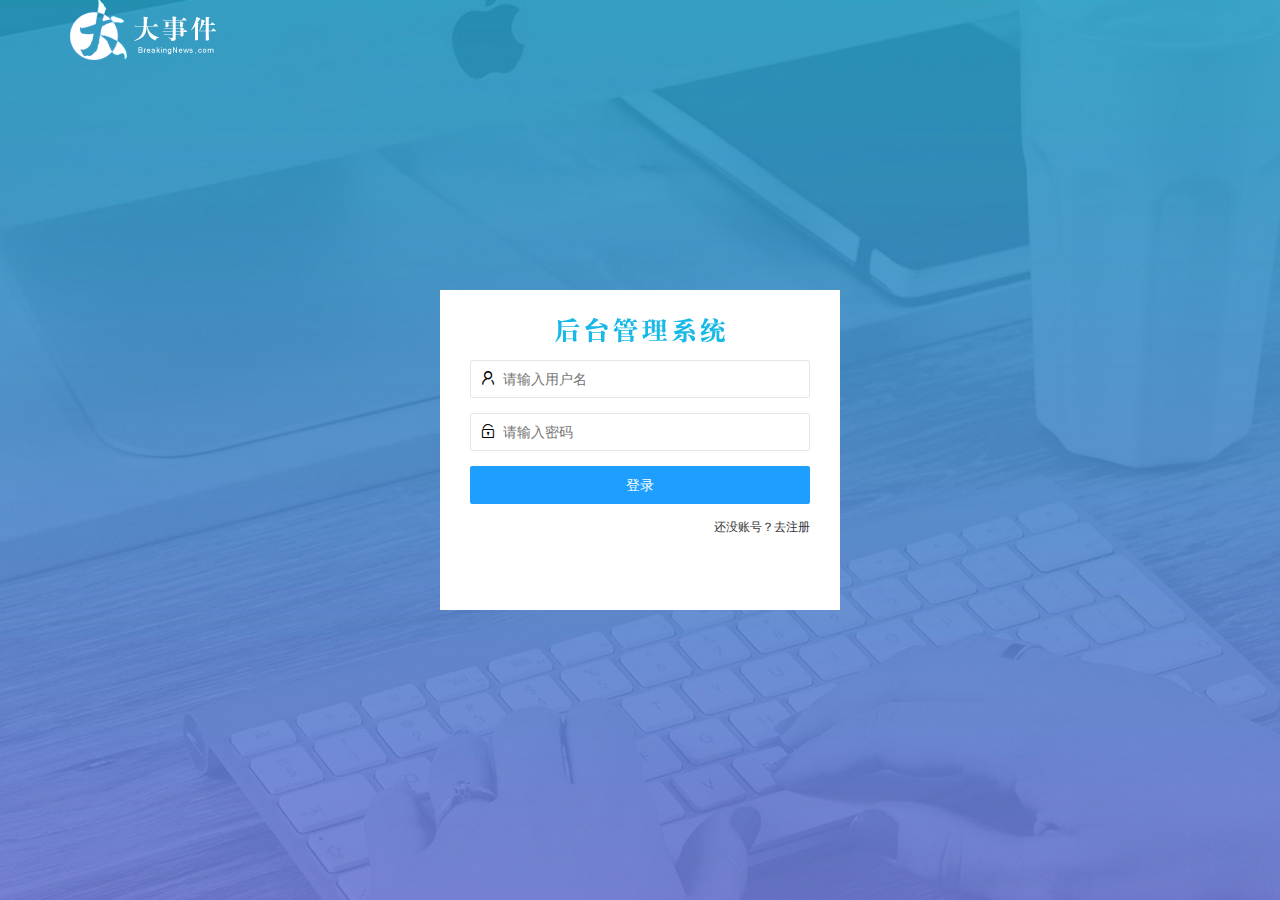
<file: login.html>
<!DOCTYPE html>
<!-- saved from url=(0013)about:internet -->
<html lang="en">
	<head>
		<meta charset="UTF-8">
		<meta http-equiv="X-UA-Compatible" content="IE=edge">
		<meta name="viewport" content="width=device-width, initial-scale=1.0">
		<title>大事件--登录/注册</title>
		<!-- 导入css相关文件 -->
		<link rel="stylesheet" href="assets/css/login.css">
		<link rel="stylesheet" href="assets/lib/layui/css/layui.css">
	</head>
	<body>
		<!-- 1.LOGO设置 -->
		<div class="layui-main"><img src="assets/images/logo.png" alt=""></div>
		<!-- 2.登录/注册区域 -->
		<div class="login_reg">
			<div class="lr-title"></div>
			<!-- 2.1登录区域 -->
			<div class="login-box">
				<form class="layui-form" action="" id="from_login">
					<!-- 2.1.1用户名 -->
					<div class="layui-form-item">
						<i class="layui-icon layui-icon-username"></i>
						<input type="text" name="username" required lay-verify="required" placeholder="请输入用户名"
							autocomplete="off" class="layui-input">
					</div>
					<!-- 2.1.2用户密码 -->
					<div class="layui-form-item">
						<i class="layui-icon layui-icon-password"></i>
						<input type="password" name="password" required lay-verify="required|pwd" placeholder="请输入密码"
							autocomplete="off" class="layui-input">
					</div>
					<!-- 2.1.3登录按钮 ,lay-submit用来控制是否为提交按钮-->
					<div class="layui-form-item"><button class="layui-btn layui-btn-fluid layui-btn-normal"
							lay-submit>登录</button></div>
					<!-- 2.1.4切换注册页面链接 -->
					<div class="layui-form-item links"><a href="javascript:;" id="link_reg">还没账号？去注册</a></div>
				</form>
			</div>
			<!-- 2.2注册区域 -->
			<div class="reg-box">
				<form class="layui-form" action="" id="from_reg">
					<!-- 2.2.1用户名 -->
					<div class="layui-form-item">
						<i class="layui-icon layui-icon-username"></i>
						<input type="text" name="username" required lay-verify="required" placeholder="请输入用户名"
							autocomplete="off" class="layui-input">
					</div>
					<!-- 2.2.2用户密码 -->
					<div class="layui-form-item">
						<i class="layui-icon layui-icon-password"></i>
						<input type="password" name="password" required lay-verify="required|pwd" placeholder="请输入密码"
							autocomplete="off" class="layui-input">
					</div>
					<!-- 2.2.3再次输入用户密码 -->
					<div class="layui-form-item">
						<i class="layui-icon layui-icon-password"></i>
						<input type="password" name="repassword" required lay-verify="required|pwd|repwd"
							placeholder="请再次确认密码" autocomplete="off" class="layui-input">
					</div>
					<!-- 2.2.4注册按钮 ,lay-submit用来控制是否为提交按钮-->
					<div class="layui-form-item"><button class="layui-btn layui-btn-fluid layui-btn-normal"
							lay-submit>注册</button></div>
					<!-- 2.2.5切换登录页面链接 -->
					<div class="layui-form-item links"><a href="javascript:;" id="link_login">已有账号？去登录</a></div>
				</form>
			</div>
		</div>
		<!-- 导入jQuery文件、login.js、layui.all.js等js文件 -->
		<script src="./assets/lib/layui/layui.all.js"></script>
		<script src="./assets/lib/jquery.js"></script>
		<script src="./assets/js/baseAPI.js"></script><!-- 导入自己封装的baseAPI.js，用于拼接路径 -->
		<script src="./assets/js/login.js"></script>
	</body>

</html>
</file>
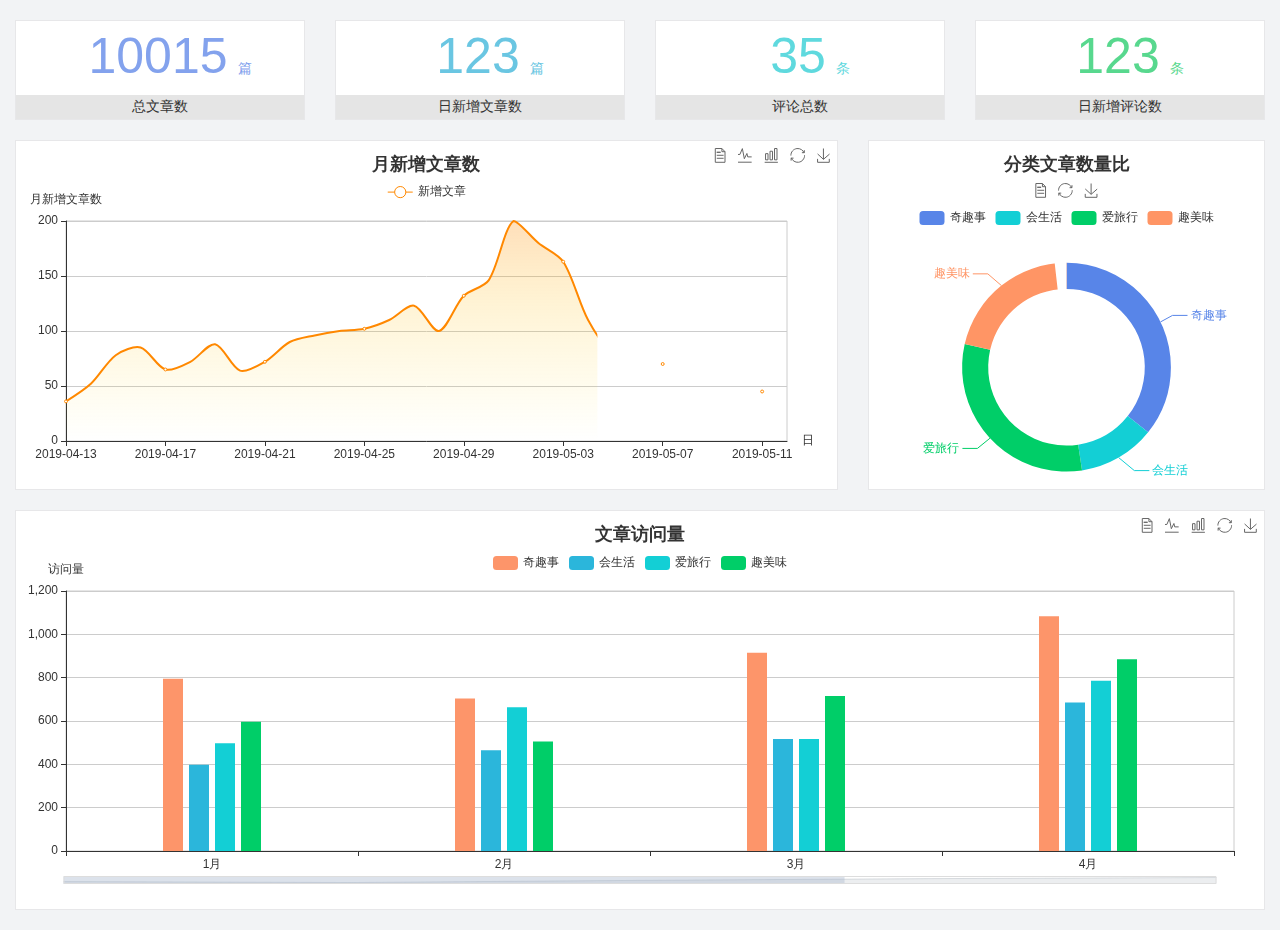
<file: home/dashboard.html>
<!DOCTYPE html>
<html lang="en">

<head>
  <meta charset="UTF-8">
  <meta name="viewport" content="width=device-width, initial-scale=1.0">
  <meta http-equiv="X-UA-Compatible" content="ie=edge">
  <title>图表统计</title>
  <link rel="stylesheet" href="../../assets/lib/bootstrap.css" />
  <link rel="stylesheet" href="../../assets/lib/main.css" />
  <script src="../../assets/lib/jquery.js"></script>
  <script type="text/javascript" src="../../assets/lib/echarts.min.js"></script>
</head>

<body>
  <div class="container-fluid">
    <div class="row spannel_list">
      <div class="col-sm-3 col-xs-6">
        <div class="spannel">
          <em>10015</em><span>篇</span>
          <b>总文章数</b>
        </div>
      </div>
      <div class="col-sm-3 col-xs-6">
        <div class="spannel scolor01">
          <em>123</em><span>篇</span>
          <b>日新增文章数</b>
        </div>
      </div>
      <div class="col-sm-3 col-xs-6">
        <div class="spannel scolor02">
          <em>35</em><span>条</span>
          <b>评论总数</b>
        </div>
      </div>
      <div class="col-sm-3 col-xs-6">
        <div class="spannel scolor03">
          <em>123</em><span>条</span>
          <b>日新增评论数</b>
        </div>
      </div>
    </div>
  </div>

  <div class="container-fluid">
    <div class="row curve-pie">
      <div class="col-lg-8 col-md-8">
        <div class="gragh_pannel" id="curve_show"></div>
      </div>
      <div class="col-lg-4 col-md-4">
        <div class="gragh_pannel" id="pie_show"></div>
      </div>
    </div>
  </div>

  <div class="container-fluid">
    <div class="column_pannel" id="column_show"></div>
  </div>

  <script>
    var oChart = echarts.init(document.getElementById('curve_show'));
    var aList_all = [
      { 'count': 36, 'date': '2019-04-13' },
      { 'count': 52, 'date': '2019-04-14' },
      { 'count': 78, 'date': '2019-04-15' },
      { 'count': 85, 'date': '2019-04-16' },
      { 'count': 65, 'date': '2019-04-17' },
      { 'count': 72, 'date': '2019-04-18' },
      { 'count': 88, 'date': '2019-04-19' },
      { 'count': 64, 'date': '2019-04-20' },
      { 'count': 72, 'date': '2019-04-21' },
      { 'count': 90, 'date': '2019-04-22' },
      { 'count': 96, 'date': '2019-04-23' },
      { 'count': 100, 'date': '2019-04-24' },
      { 'count': 102, 'date': '2019-04-25' },
      { 'count': 110, 'date': '2019-04-26' },
      { 'count': 123, 'date': '2019-04-27' },
      { 'count': 100, 'date': '2019-04-28' },
      { 'count': 132, 'date': '2019-04-29' },
      { 'count': 146, 'date': '2019-04-30' },
      { 'count': 200, 'date': '2019-05-01' },
      { 'count': 180, 'date': '2019-05-02' },
      { 'count': 163, 'date': '2019-05-03' },
      { 'count': 110, 'date': '2019-05-04' },
      { 'count': 80, 'date': '2019-05-05' },
      { 'count': 82, 'date': '2019-05-06' },
      { 'count': 70, 'date': '2019-05-07' },
      { 'count': 65, 'date': '2019-05-08' },
      { 'count': 54, 'date': '2019-05-09' },
      { 'count': 40, 'date': '2019-05-10' },
      { 'count': 45, 'date': '2019-05-11' },
      { 'count': 38, 'date': '2019-05-12' },
    ];

    let aCount = [];
    let aDate = [];

    for (var i = 0; i < aList_all.length; i++) {
      aCount.push(aList_all[i].count);
      aDate.push(aList_all[i].date);
    }

    var chartopt = {
      title: {
        text: '月新增文章数',
        left: 'center',
        top: '10'
      },
      tooltip: {
        trigger: 'axis'
      },
      legend: {
        data: ['新增文章'],
        top: '40'
      },
      toolbox: {
        show: true,
        feature: {
          mark: { show: true },
          dataView: { show: true, readOnly: false },
          magicType: { show: true, type: ['line', 'bar'] },
          restore: { show: true },
          saveAsImage: { show: true }
        }
      },
      calculable: true,
      xAxis: [
        {
          name: '日',
          type: 'category',
          boundaryGap: false,
          data: aDate
        }
      ],
      yAxis: [
        {
          name: '月新增文章数',
          type: 'value'
        }
      ],
      series: [
        {
          name: '新增文章',
          type: 'line',
          smooth: true,
          itemStyle: { normal: { areaStyle: { type: 'default' }, color: '#f80' }, lineStyle: { color: '#f80' } },
          data: aCount
        }],
      areaStyle: {
        normal: {
          color: new echarts.graphic.LinearGradient(0, 0, 0, 1, [{
            offset: 0,
            color: 'rgba(255,136,0,0.39)'
          }, {
            offset: .34,
            color: 'rgba(255,180,0,0.25)'
          }, {
            offset: 1,
            color: 'rgba(255,222,0,0.00)'
          }])

        }
      },
      grid: {
        show: true,
        x: 50,
        x2: 50,
        y: 80,
        height: 220
      }
    };

    oChart.setOption(chartopt);


    var oPie = echarts.init(document.getElementById('pie_show'));
    var oPieopt =
    {
      title: {
        top: 10,
        text: '分类文章数量比',
        x: 'center'
      },
      tooltip: {
        trigger: 'item',
        formatter: "{a} <br/>{b} : {c} ({d}%)"
      },
      color: ['#5885e8', '#13cfd5', '#00ce68', '#ff9565'],
      legend: {
        x: 'center',
        top: 65,
        data: ['奇趣事', '会生活', '爱旅行', '趣美味']
      },
      toolbox: {
        show: true,
        x: 'center',
        top: 35,
        feature: {
          mark: { show: true },
          dataView: { show: true, readOnly: false },
          magicType: {
            show: true,
            type: ['pie', 'funnel'],
            option: {
              funnel: {
                x: '25%',
                width: '50%',
                funnelAlign: 'left',
                max: 1548
              }
            }
          },
          restore: { show: true },
          saveAsImage: { show: true }
        }
      },
      calculable: true,
      series: [
        {
          name: '访问来源',
          type: 'pie',
          radius: ['45%', '60%'],
          center: ['50%', '65%'],
          data: [
            { value: 300, name: '奇趣事' },
            { value: 100, name: '会生活' },
            { value: 260, name: '爱旅行' },
            { value: 180, name: '趣美味' }
          ]
        }
      ]
    };
    oPie.setOption(oPieopt);



    var oColumn = this.echarts.init(document.getElementById('column_show'));
    var oColumnopt =
    {
      title: {
        text: '文章访问量',
        left: 'center',
        top: '10'
      },
      tooltip: {
        trigger: 'axis'
      },
      legend: {
        data: ['奇趣事', '会生活', '爱旅行', '趣美味'],
        top: '40'
      },
      toolbox: {
        show: true,
        feature: {
          mark: { show: true },
          dataView: { show: true, readOnly: false },
          magicType: { show: true, type: ['line', 'bar'] },
          restore: { show: true },
          saveAsImage: { show: true }
        }
      },
      calculable: true,
      xAxis: [
        {
          type: 'category',
          data: ['1月', '2月', '3月', '4月', '5月']
        }
      ],
      yAxis: [
        {
          name: '访问量',
          type: 'value'
        }
      ],
      series: [
        {
          name: '奇趣事',
          type: 'bar',
          barWidth: 20,
          itemStyle: {
            normal: { areaStyle: { type: 'default' }, color: '#fd956a' }
          },
          data: [800, 708, 920, 1090, 1200]
        },
        {
          name: '会生活',
          type: 'bar',
          barWidth: 20,
          itemStyle: {
            normal: { areaStyle: { type: 'default' }, color: '#2bb6db' }
          },
          data: [400, 468, 520, 690, 800]
        },
        {
          name: '爱旅行',
          type: 'bar',
          barWidth: 20,
          itemStyle: {
            normal: { areaStyle: { type: 'default' }, color: '#13cfd5' }
          },
          data: [500, 668, 520, 790, 900]
        },
        {
          name: '趣美味',
          type: 'bar',
          barWidth: 20,
          itemStyle: {
            normal: { areaStyle: { type: 'default' }, color: '#00ce68' }
          },
          data: [600, 508, 720, 890, 1000]
        }
      ],
      grid: {
        show: true,
        x: 50,
        x2: 30,
        y: 80,
        height: 260
      },
      dataZoom: [//给x轴设置滚动条
        {
          start: 0,//默认为0
          end: 100 - 1000 / 31,//默认为100
          type: 'slider',
          show: true,
          xAxisIndex: [0],
          handleSize: 0,//滑动条的 左右2个滑动条的大小
          height: 8,//组件高度
          left: 45, //左边的距离
          right: 50,//右边的距离
          bottom: 26,//右边的距离
          handleColor: '#ddd',//h滑动图标的颜色
          handleStyle: {
            borderColor: "#cacaca",
            borderWidth: "1",
            shadowBlur: 2,
            background: "#ddd",
            shadowColor: "#ddd",
          }
        }]
    };
    oColumn.setOption(oColumnopt);
  </script>
</body>

</html>
</file>
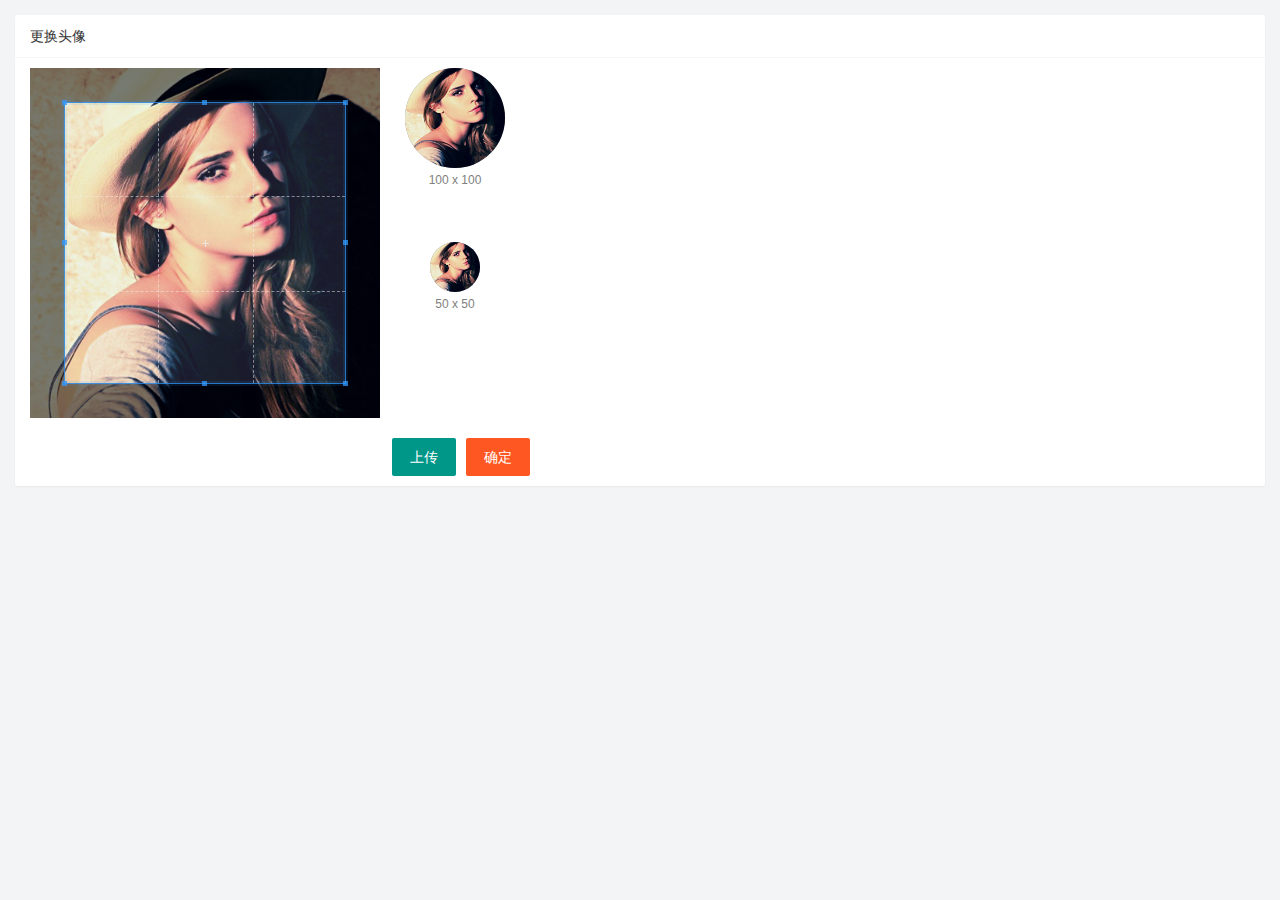
<file: user/user_avatar.html>
<!DOCTYPE html>
<html lang="zh">
	<head>
		<meta charset="UTF-8">
		<meta http-equiv="X-UA-Compatible" content="IE=edge">
		<meta name="viewport" content="width=device-width, initial-scale=1.0">
		<title>更换头像</title>
		<!-- 导入layui的样式文件 -->
		<link rel="stylesheet" href="../assets/lib/layui/css/layui.css">
		<!-- 导入 `cropper.css` 样式表 -->
		<link rel="stylesheet" href="../assets/lib/cropper/cropper.css">
		<!-- 导入自己的样式文件 -->
		<link rel="stylesheet" href="../assets/css/user/user_avatar.css">
	</head>
	<body>
		<div class="layui-card">
			<div class="layui-card-header">更换头像</div>
			<div class="layui-card-body">
				<!-- 第一行的图片裁剪和预览区域 -->
				<div class="row1">
					<!-- 图片裁剪区域 -->
					<div class="cropper-box">
						<!-- 这个 img 标签很重要，将来会把它初始化为裁剪区域 -->
						<img id="image" src="/assets/images/sample.jpg" />
					</div>
					<!-- 图片的预览区域 -->
					<div class="preview-box">
						<div>
				  	<!-- 宽高为 100px 的预览区域 -->
				 		<div class="img-preview w100"></div>
							<p class="size">100 x 100</p>
						</div>
						<div>
							<!-- 宽高为 50px 的预览区域 -->
							<div class="img-preview w50"></div>
							<p class="size">50 x 50</p>
						</div>
					</div>
				</div>

				<!-- 第二行的按钮区域 -->
				<div class="row2">
					<input type="file" id="file" accept="image/png,image/jpeg" style="display: none;">
					<button type="button" class="layui-btn" id="btnChooseImage">上传</button>
					<button type="button" class="layui-btn layui-btn-danger" id="btnUpload">确定</button>
				</div>
			</div>
		</div>
		<!-- 导入layui的js文件 -->
		<script src="../assets/lib/layui/layui.all.js"></script>
		<!-- 导入jQuery -->
		<script src="../assets/lib/jquery.js"></script>
		<!-- cropper相关 -->
		<script src="../assets/lib/cropper/Cropper.js"></script>
		<script src="../assets/lib/cropper/jquery-cropper.js"></script>
		<!-- 导入baseAPI -->
		<script src="../assets/js/baseAPI.js"></script>
		<!-- 导入自己的js文件 -->
		<script src="../assets/js/user/user_avatar.js"></script>
	</body>
</html>
</file>
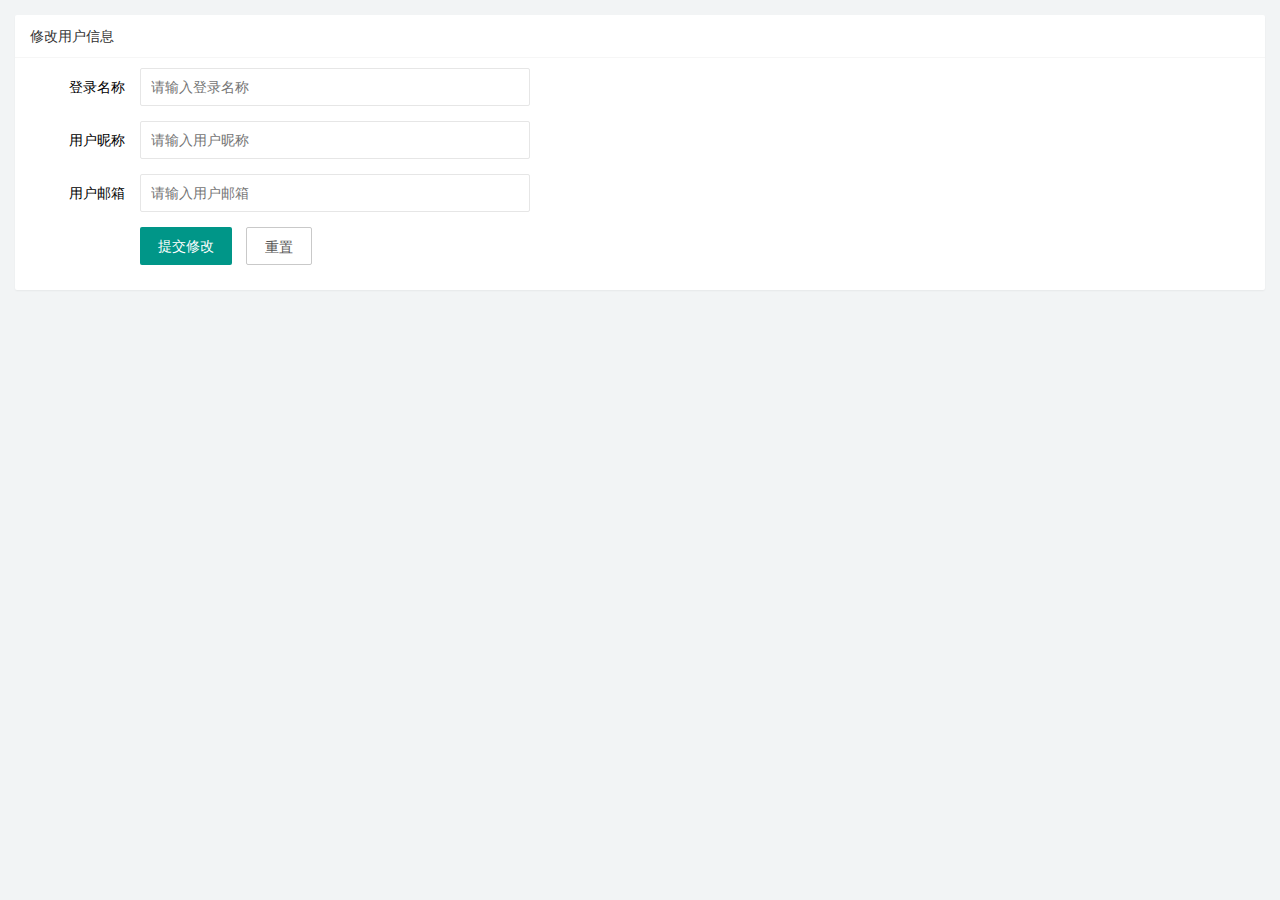
<file: user/user_info.html>
<!DOCTYPE html>
<html lang="zh">
	<head>
		<meta charset="UTF-8">
		<meta http-equiv="X-UA-Compatible" content="IE=edge">
		<meta name="viewport" content="width=device-width, initial-scale=1.0">
		<title>个人信息</title>
		<!-- 导入layui的样式文件 -->
		<link rel="stylesheet" href="../assets/lib/layui/css/layui.css">
		<!-- 导入自己的样式文件 -->
		<link rel="stylesheet" href="../assets/css/user/user_info.css">

	</head>
	<body>
		<div class="layui-card">
			<div class="layui-card-header">修改用户信息</div>
			<div class="layui-card-body">
				<form class="layui-form" lay-filter="formUserInfo">
					<div class="layui-form-item">
						<label class="layui-form-label">登录名称</label>
						<div class="layui-input-block">
							<input type="text" name="username" required lay-verify="required" placeholder="请输入登录名称"
								autocomplete="off" class="layui-input" readonly>
						</div>
					</div>
					<div class="layui-form-item">
						<label class="layui-form-label">用户昵称</label>
						<div class="layui-input-block">
							<input type="text" name="nickname" required lay-verify="required|nickname" placeholder="请输入用户昵称"
								autocomplete="off" class="layui-input" >
						</div>
					</div>
					<div class="layui-form-item">
						<label class="layui-form-label">用户邮箱</label>
						<div class="layui-input-block">
							<input type="text" name="email" required lay-verify="required|email" placeholder="请输入用户邮箱"
								autocomplete="off" class="layui-input">
						</div>
					</div>
					<div class="layui-form-item">
					    <div class="layui-input-block">
					      <button class="layui-btn" lay-submit lay-filter="formDemo">提交修改</button>
					      <button type="reset" class="layui-btn layui-btn-primary" id="btnReset">重置</button>
					    </div>
					  </div>
					<!-- 隐藏域 -->
					<input type="hidden" name="id">
				</form>
			</div>
		</div>
	</body>
	<!-- 导入layui的js文件 -->
	<script src="../assets/lib/layui/layui.all.js"></script>
	<!-- 导入jQuery -->
	<script src="../assets/lib/jquery.js"></script>
	<!-- 导入baseAPI -->
	<script src="../assets/js/baseAPI.js"></script>
	<!-- 导入自己的js文件 -->
	<script src="../assets/js/user/user_info.js"></script>
</html>
</file>
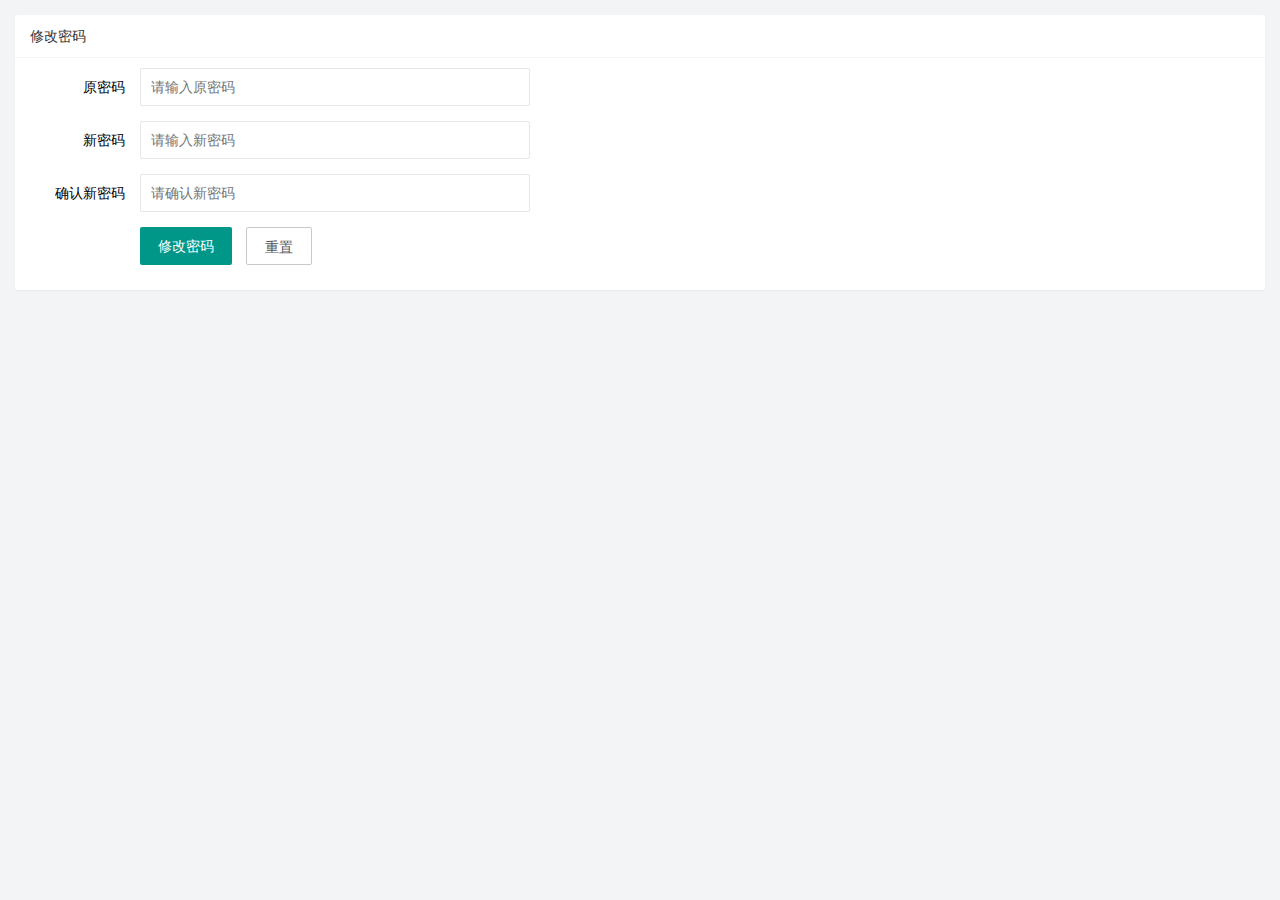
<file: user/user_pwd.html>
<!DOCTYPE html>
<html lang="zh">
	<head>
		<meta charset="UTF-8">
		<meta http-equiv="X-UA-Compatible" content="IE=edge">
		<meta name="viewport" content="width=device-width, initial-scale=1.0">
		<title>重置密码</title>
		<!-- 导入layui的样式文件 -->
		<link rel="stylesheet" href="../assets/lib/layui/css/layui.css">
		<!-- 导入自己的样式文件 -->
		<link rel="stylesheet" href="../assets/css/user/user_pwd.css">
	</head>
	<body>
		<div class="layui-card">
		  <div class="layui-card-header">修改密码</div>
		  <div class="layui-card-body">
		    <form class="layui-form" lay-filter="">
		    	<div class="layui-form-item">
		    		<label class="layui-form-label">原密码</label>
		    		<div class="layui-input-block">
		    			<input type="password" name="oldPwd" required lay-verify="required|pwd" placeholder="请输入原密码"
		    				autocomplete="off" class="layui-input">
		    		</div>
		    	</div>
		    	<div class="layui-form-item">
		    		<label class="layui-form-label">新密码</label>
		    		<div class="layui-input-block">
		    			<input type="password" name="newPwd" required lay-verify="required|pwd|samepwd" placeholder="请输入新密码"
		    				autocomplete="off" class="layui-input" >
		    		</div>
		    	</div>
		    	<div class="layui-form-item">
		    		<label class="layui-form-label">确认新密码</label>
		    		<div class="layui-input-block">
		    			<input type="password" name="renewPwd" required lay-verify="required|repwd|pwd" placeholder="请确认新密码"
		    				autocomplete="off" class="layui-input">
		    		</div>
		    	</div>
		    	<div class="layui-form-item">
		    	    <div class="layui-input-block">
		    	      <button class="layui-btn" lay-submit lay-filter="formDemo">修改密码</button>
		    	      <button type="reset" class="layui-btn layui-btn-primary" id="btnReset">重置</button>
		    	    </div>
		    	  </div>
		    </form>
		  </div>
		</div>
	</body>
	<!-- 导入layui的js文件 -->
	<script src="../assets/lib/layui/layui.all.js"></script>
	<!-- 导入jQuery -->
	<script src="../assets/lib/jquery.js"></script>
	<!-- 导入baseAPI -->
	<script src="../assets/js/baseAPI.js"></script>
	<!-- 导入自己的js文件 -->
	<script src="../assets/js/user/user_pwd.js"></script>
</html>
</file>
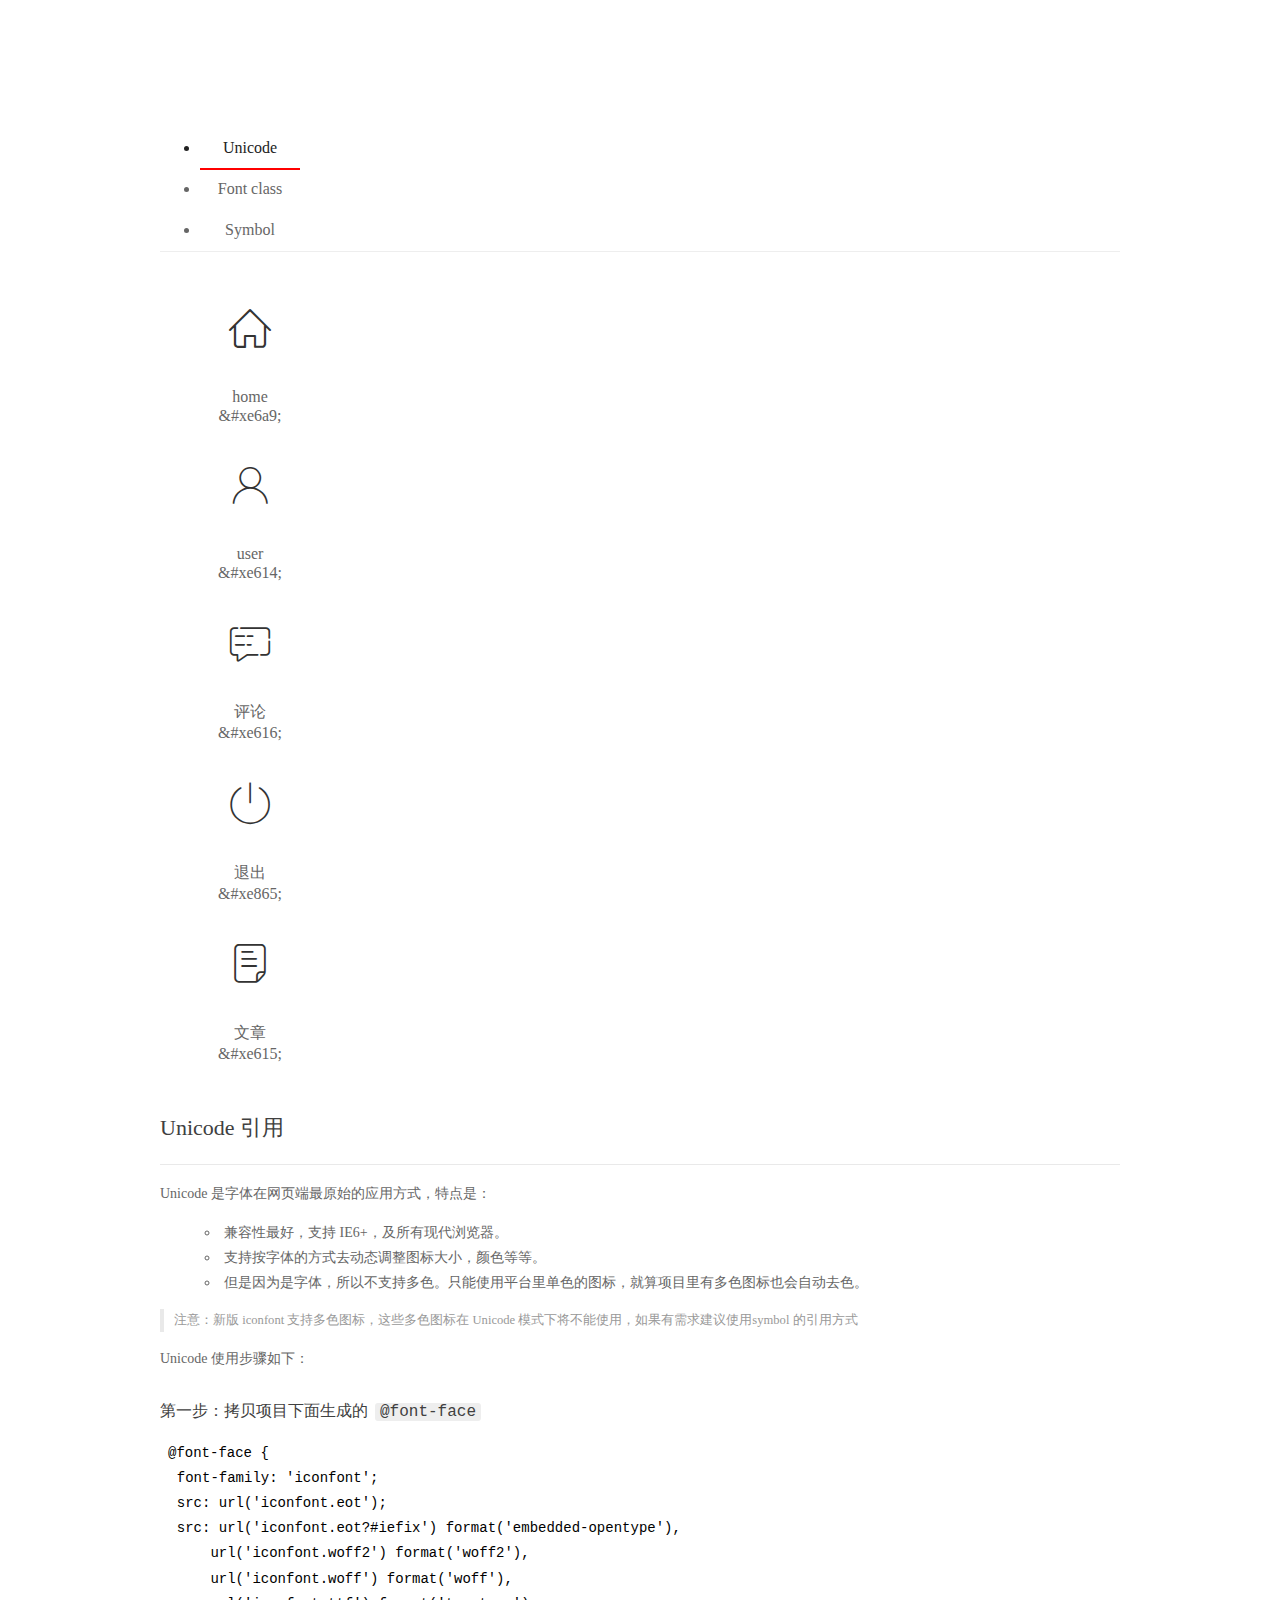
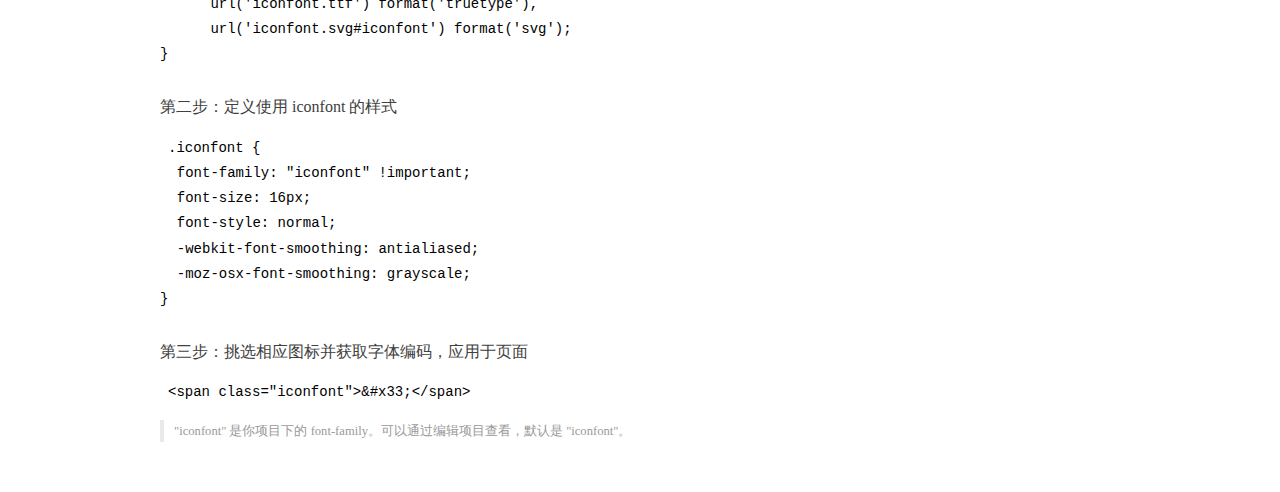
<file: assets/fonts/demo_index.html>
<!DOCTYPE html>
<html>
<head>
  <meta charset="utf-8"/>
  <title>IconFont Demo</title>
  <link rel="shortcut icon" href="https://gtms04.alicdn.com/tps/i4/TB1_oz6GVXXXXaFXpXXJDFnIXXX-64-64.ico" type="image/x-icon"/>
  <link rel="stylesheet" href="https://g.alicdn.com/thx/cube/1.3.2/cube.min.css">
  <link rel="stylesheet" href="demo.css">
  <link rel="stylesheet" href="iconfont.css">
  <script src="iconfont.js"></script>
  <!-- jQuery -->
  <script src="https://a1.alicdn.com/oss/uploads/2018/12/26/7bfddb60-08e8-11e9-9b04-53e73bb6408b.js"></script>
  <!-- 代码高亮 -->
  <script src="https://a1.alicdn.com/oss/uploads/2018/12/26/a3f714d0-08e6-11e9-8a15-ebf944d7534c.js"></script>
</head>
<body>
  <div class="main">
    <h1 class="logo"><a href="https://www.iconfont.cn/" title="iconfont 首页" target="_blank">&#xe86b;</a></h1>
    <div class="nav-tabs">
      <ul id="tabs" class="dib-box">
        <li class="dib active"><span>Unicode</span></li>
        <li class="dib"><span>Font class</span></li>
        <li class="dib"><span>Symbol</span></li>
      </ul>
      
    </div>
    <div class="tab-container">
      <div class="content unicode" style="display: block;">
          <ul class="icon_lists dib-box">
          
            <li class="dib">
              <span class="icon iconfont">&#xe6a9;</span>
                <div class="name">home</div>
                <div class="code-name">&amp;#xe6a9;</div>
              </li>
          
            <li class="dib">
              <span class="icon iconfont">&#xe614;</span>
                <div class="name">user</div>
                <div class="code-name">&amp;#xe614;</div>
              </li>
          
            <li class="dib">
              <span class="icon iconfont">&#xe616;</span>
                <div class="name">评论</div>
                <div class="code-name">&amp;#xe616;</div>
              </li>
          
            <li class="dib">
              <span class="icon iconfont">&#xe865;</span>
                <div class="name">退出</div>
                <div class="code-name">&amp;#xe865;</div>
              </li>
          
            <li class="dib">
              <span class="icon iconfont">&#xe615;</span>
                <div class="name">文章</div>
                <div class="code-name">&amp;#xe615;</div>
              </li>
          
          </ul>
          <div class="article markdown">
          <h2 id="unicode-">Unicode 引用</h2>
          <hr>

          <p>Unicode 是字体在网页端最原始的应用方式，特点是：</p>
          <ul>
            <li>兼容性最好，支持 IE6+，及所有现代浏览器。</li>
            <li>支持按字体的方式去动态调整图标大小，颜色等等。</li>
            <li>但是因为是字体，所以不支持多色。只能使用平台里单色的图标，就算项目里有多色图标也会自动去色。</li>
          </ul>
          <blockquote>
            <p>注意：新版 iconfont 支持多色图标，这些多色图标在 Unicode 模式下将不能使用，如果有需求建议使用symbol 的引用方式</p>
          </blockquote>
          <p>Unicode 使用步骤如下：</p>
          <h3 id="-font-face">第一步：拷贝项目下面生成的 <code>@font-face</code></h3>
<pre><code class="language-css"
>@font-face {
  font-family: 'iconfont';
  src: url('iconfont.eot');
  src: url('iconfont.eot?#iefix') format('embedded-opentype'),
      url('iconfont.woff2') format('woff2'),
      url('iconfont.woff') format('woff'),
      url('iconfont.ttf') format('truetype'),
      url('iconfont.svg#iconfont') format('svg');
}
</code></pre>
          <h3 id="-iconfont-">第二步：定义使用 iconfont 的样式</h3>
<pre><code class="language-css"
>.iconfont {
  font-family: "iconfont" !important;
  font-size: 16px;
  font-style: normal;
  -webkit-font-smoothing: antialiased;
  -moz-osx-font-smoothing: grayscale;
}
</code></pre>
          <h3 id="-">第三步：挑选相应图标并获取字体编码，应用于页面</h3>
<pre>
<code class="language-html"
>&lt;span class="iconfont"&gt;&amp;#x33;&lt;/span&gt;
</code></pre>
          <blockquote>
            <p>"iconfont" 是你项目下的 font-family。可以通过编辑项目查看，默认是 "iconfont"。</p>
          </blockquote>
          </div>
      </div>
      <div class="content font-class">
        <ul class="icon_lists dib-box">
          
          <li class="dib">
            <span class="icon iconfont icon-home"></span>
            <div class="name">
              home
            </div>
            <div class="code-name">.icon-home
            </div>
          </li>
          
          <li class="dib">
            <span class="icon iconfont icon-user"></span>
            <div class="name">
              user
            </div>
            <div class="code-name">.icon-user
            </div>
          </li>
          
          <li class="dib">
            <span class="icon iconfont icon-pinglun"></span>
            <div class="name">
              评论
            </div>
            <div class="code-name">.icon-pinglun
            </div>
          </li>
          
          <li class="dib">
            <span class="icon iconfont icon-tuichu"></span>
            <div class="name">
              退出
            </div>
            <div class="code-name">.icon-tuichu
            </div>
          </li>
          
          <li class="dib">
            <span class="icon iconfont icon-16"></span>
            <div class="name">
              文章
            </div>
            <div class="code-name">.icon-16
            </div>
          </li>
          
        </ul>
        <div class="article markdown">
        <h2 id="font-class-">font-class 引用</h2>
        <hr>

        <p>font-class 是 Unicode 使用方式的一种变种，主要是解决 Unicode 书写不直观，语意不明确的问题。</p>
        <p>与 Unicode 使用方式相比，具有如下特点：</p>
        <ul>
          <li>兼容性良好，支持 IE8+，及所有现代浏览器。</li>
          <li>相比于 Unicode 语意明确，书写更直观。可以很容易分辨这个 icon 是什么。</li>
          <li>因为使用 class 来定义图标，所以当要替换图标时，只需要修改 class 里面的 Unicode 引用。</li>
          <li>不过因为本质上还是使用的字体，所以多色图标还是不支持的。</li>
        </ul>
        <p>使用步骤如下：</p>
        <h3 id="-fontclass-">第一步：引入项目下面生成的 fontclass 代码：</h3>
<pre><code class="language-html">&lt;link rel="stylesheet" href="./iconfont.css"&gt;
</code></pre>
        <h3 id="-">第二步：挑选相应图标并获取类名，应用于页面：</h3>
<pre><code class="language-html">&lt;span class="iconfont icon-xxx"&gt;&lt;/span&gt;
</code></pre>
        <blockquote>
          <p>"
            iconfont" 是你项目下的 font-family。可以通过编辑项目查看，默认是 "iconfont"。</p>
        </blockquote>
      </div>
      </div>
      <div class="content symbol">
          <ul class="icon_lists dib-box">
          
            <li class="dib">
                <svg class="icon svg-icon" aria-hidden="true">
                  <use xlink:href="#icon-home"></use>
                </svg>
                <div class="name">home</div>
                <div class="code-name">#icon-home</div>
            </li>
          
            <li class="dib">
                <svg class="icon svg-icon" aria-hidden="true">
                  <use xlink:href="#icon-user"></use>
                </svg>
                <div class="name">user</div>
                <div class="code-name">#icon-user</div>
            </li>
          
            <li class="dib">
                <svg class="icon svg-icon" aria-hidden="true">
                  <use xlink:href="#icon-pinglun"></use>
                </svg>
                <div class="name">评论</div>
                <div class="code-name">#icon-pinglun</div>
            </li>
          
            <li class="dib">
                <svg class="icon svg-icon" aria-hidden="true">
                  <use xlink:href="#icon-tuichu"></use>
                </svg>
                <div class="name">退出</div>
                <div class="code-name">#icon-tuichu</div>
            </li>
          
            <li class="dib">
                <svg class="icon svg-icon" aria-hidden="true">
                  <use xlink:href="#icon-16"></use>
                </svg>
                <div class="name">文章</div>
                <div class="code-name">#icon-16</div>
            </li>
          
          </ul>
          <div class="article markdown">
          <h2 id="symbol-">Symbol 引用</h2>
          <hr>

          <p>这是一种全新的使用方式，应该说这才是未来的主流，也是平台目前推荐的用法。相关介绍可以参考这篇<a href="">文章</a>
            这种用法其实是做了一个 SVG 的集合，与另外两种相比具有如下特点：</p>
          <ul>
            <li>支持多色图标了，不再受单色限制。</li>
            <li>通过一些技巧，支持像字体那样，通过 <code>font-size</code>, <code>color</code> 来调整样式。</li>
            <li>兼容性较差，支持 IE9+，及现代浏览器。</li>
            <li>浏览器渲染 SVG 的性能一般，还不如 png。</li>
          </ul>
          <p>使用步骤如下：</p>
          <h3 id="-symbol-">第一步：引入项目下面生成的 symbol 代码：</h3>
<pre><code class="language-html">&lt;script src="./iconfont.js"&gt;&lt;/script&gt;
</code></pre>
          <h3 id="-css-">第二步：加入通用 CSS 代码（引入一次就行）：</h3>
<pre><code class="language-html">&lt;style&gt;
.icon {
  width: 1em;
  height: 1em;
  vertical-align: -0.15em;
  fill: currentColor;
  overflow: hidden;
}
&lt;/style&gt;
</code></pre>
          <h3 id="-">第三步：挑选相应图标并获取类名，应用于页面：</h3>
<pre><code class="language-html">&lt;svg class="icon" aria-hidden="true"&gt;
  &lt;use xlink:href="#icon-xxx"&gt;&lt;/use&gt;
&lt;/svg&gt;
</code></pre>
          </div>
      </div>

    </div>
  </div>
  <script>
  $(document).ready(function () {
      $('.tab-container .content:first').show()

      $('#tabs li').click(function (e) {
        var tabContent = $('.tab-container .content')
        var index = $(this).index()

        if ($(this).hasClass('active')) {
          return
        } else {
          $('#tabs li').removeClass('active')
          $(this).addClass('active')

          tabContent.hide().eq(index).fadeIn()
        }
      })
    })
  </script>
</body>
</html>
</file>
<file: assets/css/login.css>
/* 1.初始化样式 */
body,html{
    margin: 0;
    padding: 0;
    width: 100%;
    height: 100%;
    background: url('/assets/images/login_bg.jpg') no-repeat center;
    background-size: cover;
}
/* 2.登录/注册区域 */
.login_reg{
    width: 400px;
    height: 320px;
    background-color: #fff;
    position: fixed;
    top: 50%;
    left: 50%;
    transform: translate(-50%,-50%);
}
.lr-title{
    margin-top: 10px;
	height: 60px;
    background: url('/assets/images/login_title.png') no-repeat center;
}
.reg-box{
    display: none;
}
.layui-form{
	padding: 0 30px;
}
.links{
	display: flex;
	justify-content: flex-end;
}
.links a{
	font-size: 12px;
}
.layui-form-item{
	position: relative;
}
.layui-icon{
	position: absolute;
	top: 10px;
	left: 10px;
}
.layui-form-item input{
	padding: 0 32px;
}
</file>
<file: assets/lib/layui/css/layui.css>
/** layui-v2.5.5 MIT License By https://www.layui.com */
 .layui-inline,img{display:inline-block;vertical-align:middle}h1,h2,h3,h4,h5,h6{font-weight:400}.layui-edge,.layui-header,.layui-inline,.layui-main{position:relative}.layui-body,.layui-edge,.layui-elip{overflow:hidden}.layui-btn,.layui-edge,.layui-inline,img{vertical-align:middle}.layui-btn,.layui-disabled,.layui-icon,.layui-unselect{-moz-user-select:none;-webkit-user-select:none;-ms-user-select:none}.layui-elip,.layui-form-checkbox span,.layui-form-pane .layui-form-label{text-overflow:ellipsis;white-space:nowrap}.layui-breadcrumb,.layui-tree-btnGroup{visibility:hidden}blockquote,body,button,dd,div,dl,dt,form,h1,h2,h3,h4,h5,h6,input,li,ol,p,pre,td,textarea,th,ul{margin:0;padding:0;-webkit-tap-highlight-color:rgba(0,0,0,0)}a:active,a:hover{outline:0}img{border:none}li{list-style:none}table{border-collapse:collapse;border-spacing:0}h4,h5,h6{font-size:100%}button,input,optgroup,option,select,textarea{font-family:inherit;font-size:inherit;font-style:inherit;font-weight:inherit;outline:0}pre{white-space:pre-wrap;white-space:-moz-pre-wrap;white-space:-pre-wrap;white-space:-o-pre-wrap;word-wrap:break-word}body{line-height:24px;font:14px Helvetica Neue,Helvetica,PingFang SC,Tahoma,Arial,sans-serif}hr{height:1px;margin:10px 0;border:0;clear:both}a{color:#333;text-decoration:none}a:hover{color:#777}a cite{font-style:normal;*cursor:pointer}.layui-border-box,.layui-border-box *{box-sizing:border-box}.layui-box,.layui-box *{box-sizing:content-box}.layui-clear{clear:both;*zoom:1}.layui-clear:after{content:'\20';clear:both;*zoom:1;display:block;height:0}.layui-inline{*display:inline;*zoom:1}.layui-edge{display:inline-block;width:0;height:0;border-width:6px;border-style:dashed;border-color:transparent}.layui-edge-top{top:-4px;border-bottom-color:#999;border-bottom-style:solid}.layui-edge-right{border-left-color:#999;border-left-style:solid}.layui-edge-bottom{top:2px;border-top-color:#999;border-top-style:solid}.layui-edge-left{border-right-color:#999;border-right-style:solid}.layui-disabled,.layui-disabled:hover{color:#d2d2d2!important;cursor:not-allowed!important}.layui-circle{border-radius:100%}.layui-show{display:block!important}.layui-hide{display:none!important}@font-face{font-family:layui-icon;src:url(../font/iconfont.eot?v=250);src:url(../font/iconfont.eot?v=250#iefix) format('embedded-opentype'),url(../font/iconfont.woff2?v=250) format('woff2'),url(../font/iconfont.woff?v=250) format('woff'),url(../font/iconfont.ttf?v=250) format('truetype'),url(../font/iconfont.svg?v=250#layui-icon) format('svg')}.layui-icon{font-family:layui-icon!important;font-size:16px;font-style:normal;-webkit-font-smoothing:antialiased;-moz-osx-font-smoothing:grayscale}.layui-icon-reply-fill:before{content:"\e611"}.layui-icon-set-fill:before{content:"\e614"}.layui-icon-menu-fill:before{content:"\e60f"}.layui-icon-search:before{content:"\e615"}.layui-icon-share:before{content:"\e641"}.layui-icon-set-sm:before{content:"\e620"}.layui-icon-engine:before{content:"\e628"}.layui-icon-close:before{content:"\1006"}.layui-icon-close-fill:before{content:"\1007"}.layui-icon-chart-screen:before{content:"\e629"}.layui-icon-star:before{content:"\e600"}.layui-icon-circle-dot:before{content:"\e617"}.layui-icon-chat:before{content:"\e606"}.layui-icon-release:before{content:"\e609"}.layui-icon-list:before{content:"\e60a"}.layui-icon-chart:before{content:"\e62c"}.layui-icon-ok-circle:before{content:"\1005"}.layui-icon-layim-theme:before{content:"\e61b"}.layui-icon-table:before{content:"\e62d"}.layui-icon-right:before{content:"\e602"}.layui-icon-left:before{content:"\e603"}.layui-icon-cart-simple:before{content:"\e698"}.layui-icon-face-cry:before{content:"\e69c"}.layui-icon-face-smile:before{content:"\e6af"}.layui-icon-survey:before{content:"\e6b2"}.layui-icon-tree:before{content:"\e62e"}.layui-icon-upload-circle:before{content:"\e62f"}.layui-icon-add-circle:before{content:"\e61f"}.layui-icon-download-circle:before{content:"\e601"}.layui-icon-templeate-1:before{content:"\e630"}.layui-icon-util:before{content:"\e631"}.layui-icon-face-surprised:before{content:"\e664"}.layui-icon-edit:before{content:"\e642"}.layui-icon-speaker:before{content:"\e645"}.layui-icon-down:before{content:"\e61a"}.layui-icon-file:before{content:"\e621"}.layui-icon-layouts:before{content:"\e632"}.layui-icon-rate-half:before{content:"\e6c9"}.layui-icon-add-circle-fine:before{content:"\e608"}.layui-icon-prev-circle:before{content:"\e633"}.layui-icon-read:before{content:"\e705"}.layui-icon-404:before{content:"\e61c"}.layui-icon-carousel:before{content:"\e634"}.layui-icon-help:before{content:"\e607"}.layui-icon-code-circle:before{content:"\e635"}.layui-icon-water:before{content:"\e636"}.layui-icon-username:before{content:"\e66f"}.layui-icon-find-fill:before{content:"\e670"}.layui-icon-about:before{content:"\e60b"}.layui-icon-location:before{content:"\e715"}.layui-icon-up:before{content:"\e619"}.layui-icon-pause:before{content:"\e651"}.layui-icon-date:before{content:"\e637"}.layui-icon-layim-uploadfile:before{content:"\e61d"}.layui-icon-delete:before{content:"\e640"}.layui-icon-play:before{content:"\e652"}.layui-icon-top:before{content:"\e604"}.layui-icon-friends:before{content:"\e612"}.layui-icon-refresh-3:before{content:"\e9aa"}.layui-icon-ok:before{content:"\e605"}.layui-icon-layer:before{content:"\e638"}.layui-icon-face-smile-fine:before{content:"\e60c"}.layui-icon-dollar:before{content:"\e659"}.layui-icon-group:before{content:"\e613"}.layui-icon-layim-download:before{content:"\e61e"}.layui-icon-picture-fine:before{content:"\e60d"}.layui-icon-link:before{content:"\e64c"}.layui-icon-diamond:before{content:"\e735"}.layui-icon-log:before{content:"\e60e"}.layui-icon-rate-solid:before{content:"\e67a"}.layui-icon-fonts-del:before{content:"\e64f"}.layui-icon-unlink:before{content:"\e64d"}.layui-icon-fonts-clear:before{content:"\e639"}.layui-icon-triangle-r:before{content:"\e623"}.layui-icon-circle:before{content:"\e63f"}.layui-icon-radio:before{content:"\e643"}.layui-icon-align-center:before{content:"\e647"}.layui-icon-align-right:before{content:"\e648"}.layui-icon-align-left:before{content:"\e649"}.layui-icon-loading-1:before{content:"\e63e"}.layui-icon-return:before{content:"\e65c"}.layui-icon-fonts-strong:before{content:"\e62b"}.layui-icon-upload:before{content:"\e67c"}.layui-icon-dialogue:before{content:"\e63a"}.layui-icon-video:before{content:"\e6ed"}.layui-icon-headset:before{content:"\e6fc"}.layui-icon-cellphone-fine:before{content:"\e63b"}.layui-icon-add-1:before{content:"\e654"}.layui-icon-face-smile-b:before{content:"\e650"}.layui-icon-fonts-html:before{content:"\e64b"}.layui-icon-form:before{content:"\e63c"}.layui-icon-cart:before{content:"\e657"}.layui-icon-camera-fill:before{content:"\e65d"}.layui-icon-tabs:before{content:"\e62a"}.layui-icon-fonts-code:before{content:"\e64e"}.layui-icon-fire:before{content:"\e756"}.layui-icon-set:before{content:"\e716"}.layui-icon-fonts-u:before{content:"\e646"}.layui-icon-triangle-d:before{content:"\e625"}.layui-icon-tips:before{content:"\e702"}.layui-icon-picture:before{content:"\e64a"}.layui-icon-more-vertical:before{content:"\e671"}.layui-icon-flag:before{content:"\e66c"}.layui-icon-loading:before{content:"\e63d"}.layui-icon-fonts-i:before{content:"\e644"}.layui-icon-refresh-1:before{content:"\e666"}.layui-icon-rmb:before{content:"\e65e"}.layui-icon-home:before{content:"\e68e"}.layui-icon-user:before{content:"\e770"}.layui-icon-notice:before{content:"\e667"}.layui-icon-login-weibo:before{content:"\e675"}.layui-icon-voice:before{content:"\e688"}.layui-icon-upload-drag:before{content:"\e681"}.layui-icon-login-qq:before{content:"\e676"}.layui-icon-snowflake:before{content:"\e6b1"}.layui-icon-file-b:before{content:"\e655"}.layui-icon-template:before{content:"\e663"}.layui-icon-auz:before{content:"\e672"}.layui-icon-console:before{content:"\e665"}.layui-icon-app:before{content:"\e653"}.layui-icon-prev:before{content:"\e65a"}.layui-icon-website:before{content:"\e7ae"}.layui-icon-next:before{content:"\e65b"}.layui-icon-component:before{content:"\e857"}.layui-icon-more:before{content:"\e65f"}.layui-icon-login-wechat:before{content:"\e677"}.layui-icon-shrink-right:before{content:"\e668"}.layui-icon-spread-left:before{content:"\e66b"}.layui-icon-camera:before{content:"\e660"}.layui-icon-note:before{content:"\e66e"}.layui-icon-refresh:before{content:"\e669"}.layui-icon-female:before{content:"\e661"}.layui-icon-male:before{content:"\e662"}.layui-icon-password:before{content:"\e673"}.layui-icon-senior:before{content:"\e674"}.layui-icon-theme:before{content:"\e66a"}.layui-icon-tread:before{content:"\e6c5"}.layui-icon-praise:before{content:"\e6c6"}.layui-icon-star-fill:before{content:"\e658"}.layui-icon-rate:before{content:"\e67b"}.layui-icon-template-1:before{content:"\e656"}.layui-icon-vercode:before{content:"\e679"}.layui-icon-cellphone:before{content:"\e678"}.layui-icon-screen-full:before{content:"\e622"}.layui-icon-screen-restore:before{content:"\e758"}.layui-icon-cols:before{content:"\e610"}.layui-icon-export:before{content:"\e67d"}.layui-icon-print:before{content:"\e66d"}.layui-icon-slider:before{content:"\e714"}.layui-icon-addition:before{content:"\e624"}.layui-icon-subtraction:before{content:"\e67e"}.layui-icon-service:before{content:"\e626"}.layui-icon-transfer:before{content:"\e691"}.layui-main{width:1140px;margin:0 auto}.layui-header{z-index:1000;height:60px}.layui-header a:hover{transition:all .5s;-webkit-transition:all .5s}.layui-side{position:fixed;left:0;top:0;bottom:0;z-index:999;width:200px;overflow-x:hidden}.layui-side-scroll{position:relative;width:220px;height:100%;overflow-x:hidden}.layui-body{position:absolute;left:200px;right:0;top:0;bottom:0;z-index:998;width:auto;overflow-y:auto;box-sizing:border-box}.layui-layout-body{overflow:hidden}.layui-layout-admin .layui-header{background-color:#23262E}.layui-layout-admin .layui-side{top:60px;width:200px;overflow-x:hidden}.layui-layout-admin .layui-body{position:fixed;top:60px;bottom:44px}.layui-layout-admin .layui-main{width:auto;margin:0 15px}.layui-layout-admin .layui-footer{position:fixed;left:200px;right:0;bottom:0;height:44px;line-height:44px;padding:0 15px;background-color:#eee}.layui-layout-admin .layui-logo{position:absolute;left:0;top:0;width:200px;height:100%;line-height:60px;text-align:center;color:#009688;font-size:16px}.layui-layout-admin .layui-header .layui-nav{background:0 0}.layui-layout-left{position:absolute!important;left:200px;top:0}.layui-layout-right{position:absolute!important;right:0;top:0}.layui-container{position:relative;margin:0 auto;padding:0 15px;box-sizing:border-box}.layui-fluid{position:relative;margin:0 auto;padding:0 15px}.layui-row:after,.layui-row:before{content:'';display:block;clear:both}.layui-col-lg1,.layui-col-lg10,.layui-col-lg11,.layui-col-lg12,.layui-col-lg2,.layui-col-lg3,.layui-col-lg4,.layui-col-lg5,.layui-col-lg6,.layui-col-lg7,.layui-col-lg8,.layui-col-lg9,.layui-col-md1,.layui-col-md10,.layui-col-md11,.layui-col-md12,.layui-col-md2,.layui-col-md3,.layui-col-md4,.layui-col-md5,.layui-col-md6,.layui-col-md7,.layui-col-md8,.layui-col-md9,.layui-col-sm1,.layui-col-sm10,.layui-col-sm11,.layui-col-sm12,.layui-col-sm2,.layui-col-sm3,.layui-col-sm4,.layui-col-sm5,.layui-col-sm6,.layui-col-sm7,.layui-col-sm8,.layui-col-sm9,.layui-col-xs1,.layui-col-xs10,.layui-col-xs11,.layui-col-xs12,.layui-col-xs2,.layui-col-xs3,.layui-col-xs4,.layui-col-xs5,.layui-col-xs6,.layui-col-xs7,.layui-col-xs8,.layui-col-xs9{position:relative;display:block;box-sizing:border-box}.layui-col-xs1,.layui-col-xs10,.layui-col-xs11,.layui-col-xs12,.layui-col-xs2,.layui-col-xs3,.layui-col-xs4,.layui-col-xs5,.layui-col-xs6,.layui-col-xs7,.layui-col-xs8,.layui-col-xs9{float:left}.layui-col-xs1{width:8.33333333%}.layui-col-xs2{width:16.66666667%}.layui-col-xs3{width:25%}.layui-col-xs4{width:33.33333333%}.layui-col-xs5{width:41.66666667%}.layui-col-xs6{width:50%}.layui-col-xs7{width:58.33333333%}.layui-col-xs8{width:66.66666667%}.layui-col-xs9{width:75%}.layui-col-xs10{width:83.33333333%}.layui-col-xs11{width:91.66666667%}.layui-col-xs12{width:100%}.layui-col-xs-offset1{margin-left:8.33333333%}.layui-col-xs-offset2{margin-left:16.66666667%}.layui-col-xs-offset3{margin-left:25%}.layui-col-xs-offset4{margin-left:33.33333333%}.layui-col-xs-offset5{margin-left:41.66666667%}.layui-col-xs-offset6{margin-left:50%}.layui-col-xs-offset7{margin-left:58.33333333%}.layui-col-xs-offset8{margin-left:66.66666667%}.layui-col-xs-offset9{margin-left:75%}.layui-col-xs-offset10{margin-left:83.33333333%}.layui-col-xs-offset11{margin-left:91.66666667%}.layui-col-xs-offset12{margin-left:100%}@media screen and (max-width:768px){.layui-hide-xs{display:none!important}.layui-show-xs-block{display:block!important}.layui-show-xs-inline{display:inline!important}.layui-show-xs-inline-block{display:inline-block!important}}@media screen and (min-width:768px){.layui-container{width:750px}.layui-hide-sm{display:none!important}.layui-show-sm-block{display:block!important}.layui-show-sm-inline{display:inline!important}.layui-show-sm-inline-block{display:inline-block!important}.layui-col-sm1,.layui-col-sm10,.layui-col-sm11,.layui-col-sm12,.layui-col-sm2,.layui-col-sm3,.layui-col-sm4,.layui-col-sm5,.layui-col-sm6,.layui-col-sm7,.layui-col-sm8,.layui-col-sm9{float:left}.layui-col-sm1{width:8.33333333%}.layui-col-sm2{width:16.66666667%}.layui-col-sm3{width:25%}.layui-col-sm4{width:33.33333333%}.layui-col-sm5{width:41.66666667%}.layui-col-sm6{width:50%}.layui-col-sm7{width:58.33333333%}.layui-col-sm8{width:66.66666667%}.layui-col-sm9{width:75%}.layui-col-sm10{width:83.33333333%}.layui-col-sm11{width:91.66666667%}.layui-col-sm12{width:100%}.layui-col-sm-offset1{margin-left:8.33333333%}.layui-col-sm-offset2{margin-left:16.66666667%}.layui-col-sm-offset3{margin-left:25%}.layui-col-sm-offset4{margin-left:33.33333333%}.layui-col-sm-offset5{margin-left:41.66666667%}.layui-col-sm-offset6{margin-left:50%}.layui-col-sm-offset7{margin-left:58.33333333%}.layui-col-sm-offset8{margin-left:66.66666667%}.layui-col-sm-offset9{margin-left:75%}.layui-col-sm-offset10{margin-left:83.33333333%}.layui-col-sm-offset11{margin-left:91.66666667%}.layui-col-sm-offset12{margin-left:100%}}@media screen and (min-width:992px){.layui-container{width:970px}.layui-hide-md{display:none!important}.layui-show-md-block{display:block!important}.layui-show-md-inline{display:inline!important}.layui-show-md-inline-block{display:inline-block!important}.layui-col-md1,.layui-col-md10,.layui-col-md11,.layui-col-md12,.layui-col-md2,.layui-col-md3,.layui-col-md4,.layui-col-md5,.layui-col-md6,.layui-col-md7,.layui-col-md8,.layui-col-md9{float:left}.layui-col-md1{width:8.33333333%}.layui-col-md2{width:16.66666667%}.layui-col-md3{width:25%}.layui-col-md4{width:33.33333333%}.layui-col-md5{width:41.66666667%}.layui-col-md6{width:50%}.layui-col-md7{width:58.33333333%}.layui-col-md8{width:66.66666667%}.layui-col-md9{width:75%}.layui-col-md10{width:83.33333333%}.layui-col-md11{width:91.66666667%}.layui-col-md12{width:100%}.layui-col-md-offset1{margin-left:8.33333333%}.layui-col-md-offset2{margin-left:16.66666667%}.layui-col-md-offset3{margin-left:25%}.layui-col-md-offset4{margin-left:33.33333333%}.layui-col-md-offset5{margin-left:41.66666667%}.layui-col-md-offset6{margin-left:50%}.layui-col-md-offset7{margin-left:58.33333333%}.layui-col-md-offset8{margin-left:66.66666667%}.layui-col-md-offset9{margin-left:75%}.layui-col-md-offset10{margin-left:83.33333333%}.layui-col-md-offset11{margin-left:91.66666667%}.layui-col-md-offset12{margin-left:100%}}@media screen and (min-width:1200px){.layui-container{width:1170px}.layui-hide-lg{display:none!important}.layui-show-lg-block{display:block!important}.layui-show-lg-inline{display:inline!important}.layui-show-lg-inline-block{display:inline-block!important}.layui-col-lg1,.layui-col-lg10,.layui-col-lg11,.layui-col-lg12,.layui-col-lg2,.layui-col-lg3,.layui-col-lg4,.layui-col-lg5,.layui-col-lg6,.layui-col-lg7,.layui-col-lg8,.layui-col-lg9{float:left}.layui-col-lg1{width:8.33333333%}.layui-col-lg2{width:16.66666667%}.layui-col-lg3{width:25%}.layui-col-lg4{width:33.33333333%}.layui-col-lg5{width:41.66666667%}.layui-col-lg6{width:50%}.layui-col-lg7{width:58.33333333%}.layui-col-lg8{width:66.66666667%}.layui-col-lg9{width:75%}.layui-col-lg10{width:83.33333333%}.layui-col-lg11{width:91.66666667%}.layui-col-lg12{width:100%}.layui-col-lg-offset1{margin-left:8.33333333%}.layui-col-lg-offset2{margin-left:16.66666667%}.layui-col-lg-offset3{margin-left:25%}.layui-col-lg-offset4{margin-left:33.33333333%}.layui-col-lg-offset5{margin-left:41.66666667%}.layui-col-lg-offset6{margin-left:50%}.layui-col-lg-offset7{margin-left:58.33333333%}.layui-col-lg-offset8{margin-left:66.66666667%}.layui-col-lg-offset9{margin-left:75%}.layui-col-lg-offset10{margin-left:83.33333333%}.layui-col-lg-offset11{margin-left:91.66666667%}.layui-col-lg-offset12{margin-left:100%}}.layui-col-space1{margin:-.5px}.layui-col-space1>*{padding:.5px}.layui-col-space3{margin:-1.5px}.layui-col-space3>*{padding:1.5px}.layui-col-space5{margin:-2.5px}.layui-col-space5>*{padding:2.5px}.layui-col-space8{margin:-3.5px}.layui-col-space8>*{padding:3.5px}.layui-col-space10{margin:-5px}.layui-col-space10>*{padding:5px}.layui-col-space12{margin:-6px}.layui-col-space12>*{padding:6px}.layui-col-space15{margin:-7.5px}.layui-col-space15>*{padding:7.5px}.layui-col-space18{margin:-9px}.layui-col-space18>*{padding:9px}.layui-col-space20{margin:-10px}.layui-col-space20>*{padding:10px}.layui-col-space22{margin:-11px}.layui-col-space22>*{padding:11px}.layui-col-space25{margin:-12.5px}.layui-col-space25>*{padding:12.5px}.layui-col-space30{margin:-15px}.layui-col-space30>*{padding:15px}.layui-btn,.layui-input,.layui-select,.layui-textarea,.layui-upload-button{outline:0;-webkit-appearance:none;transition:all .3s;-webkit-transition:all .3s;box-sizing:border-box}.layui-elem-quote{margin-bottom:10px;padding:15px;line-height:22px;border-left:5px solid #009688;border-radius:0 2px 2px 0;background-color:#f2f2f2}.layui-quote-nm{border-style:solid;border-width:1px 1px 1px 5px;background:0 0}.layui-elem-field{margin-bottom:10px;padding:0;border-width:1px;border-style:solid}.layui-elem-field legend{margin-left:20px;padding:0 10px;font-size:20px;font-weight:300}.layui-field-title{margin:10px 0 20px;border-width:1px 0 0}.layui-field-box{padding:10px 15px}.layui-field-title .layui-field-box{padding:10px 0}.layui-progress{position:relative;height:6px;border-radius:20px;background-color:#e2e2e2}.layui-progress-bar{position:absolute;left:0;top:0;width:0;max-width:100%;height:6px;border-radius:20px;text-align:right;background-color:#5FB878;transition:all .3s;-webkit-transition:all .3s}.layui-progress-big,.layui-progress-big .layui-progress-bar{height:18px;line-height:18px}.layui-progress-text{position:relative;top:-20px;line-height:18px;font-size:12px;color:#666}.layui-progress-big .layui-progress-text{position:static;padding:0 10px;color:#fff}.layui-collapse{border-width:1px;border-style:solid;border-radius:2px}.layui-colla-content,.layui-colla-item{border-top-width:1px;border-top-style:solid}.layui-colla-item:first-child{border-top:none}.layui-colla-title{position:relative;height:42px;line-height:42px;padding:0 15px 0 35px;color:#333;background-color:#f2f2f2;cursor:pointer;font-size:14px;overflow:hidden}.layui-colla-content{display:none;padding:10px 15px;line-height:22px;color:#666}.layui-colla-icon{position:absolute;left:15px;top:0;font-size:14px}.layui-card{margin-bottom:15px;border-radius:2px;background-color:#fff;box-shadow:0 1px 2px 0 rgba(0,0,0,.05)}.layui-card:last-child{margin-bottom:0}.layui-card-header{position:relative;height:42px;line-height:42px;padding:0 15px;border-bottom:1px solid #f6f6f6;color:#333;border-radius:2px 2px 0 0;font-size:14px}.layui-bg-black,.layui-bg-blue,.layui-bg-cyan,.layui-bg-green,.layui-bg-orange,.layui-bg-red{color:#fff!important}.layui-card-body{position:relative;padding:10px 15px;line-height:24px}.layui-card-body[pad15]{padding:15px}.layui-card-body[pad20]{padding:20px}.layui-card-body .layui-table{margin:5px 0}.layui-card .layui-tab{margin:0}.layui-panel-window{position:relative;padding:15px;border-radius:0;border-top:5px solid #E6E6E6;background-color:#fff}.layui-auxiliar-moving{position:fixed;left:0;right:0;top:0;bottom:0;width:100%;height:100%;background:0 0;z-index:9999999999}.layui-form-label,.layui-form-mid,.layui-form-select,.layui-input-block,.layui-input-inline,.layui-textarea{position:relative}.layui-bg-red{background-color:#FF5722!important}.layui-bg-orange{background-color:#FFB800!important}.layui-bg-green{background-color:#009688!important}.layui-bg-cyan{background-color:#2F4056!important}.layui-bg-blue{background-color:#1E9FFF!important}.layui-bg-black{background-color:#393D49!important}.layui-bg-gray{background-color:#eee!important;color:#666!important}.layui-badge-rim,.layui-colla-content,.layui-colla-item,.layui-collapse,.layui-elem-field,.layui-form-pane .layui-form-item[pane],.layui-form-pane .layui-form-label,.layui-input,.layui-layedit,.layui-layedit-tool,.layui-quote-nm,.layui-select,.layui-tab-bar,.layui-tab-card,.layui-tab-title,.layui-tab-title .layui-this:after,.layui-textarea{border-color:#e6e6e6}.layui-timeline-item:before,hr{background-color:#e6e6e6}.layui-text{line-height:22px;font-size:14px;color:#666}.layui-text h1,.layui-text h2,.layui-text h3{font-weight:500;color:#333}.layui-text h1{font-size:30px}.layui-text h2{font-size:24px}.layui-text h3{font-size:18px}.layui-text a:not(.layui-btn){color:#01AAED}.layui-text a:not(.layui-btn):hover{text-decoration:underline}.layui-text ul{padding:5px 0 5px 15px}.layui-text ul li{margin-top:5px;list-style-type:disc}.layui-text em,.layui-word-aux{color:#999!important;padding:0 5px!important}.layui-btn{display:inline-block;height:38px;line-height:38px;padding:0 18px;background-color:#009688;color:#fff;white-space:nowrap;text-align:center;font-size:14px;border:none;border-radius:2px;cursor:pointer}.layui-btn:hover{opacity:.8;filter:alpha(opacity=80);color:#fff}.layui-btn:active{opacity:1;filter:alpha(opacity=100)}.layui-btn+.layui-btn{margin-left:10px}.layui-btn-container{font-size:0}.layui-btn-container .layui-btn{margin-right:10px;margin-bottom:10px}.layui-btn-container .layui-btn+.layui-btn{margin-left:0}.layui-table .layui-btn-container .layui-btn{margin-bottom:9px}.layui-btn-radius{border-radius:100px}.layui-btn .layui-icon{margin-right:3px;font-size:18px;vertical-align:bottom;vertical-align:middle\9}.layui-btn-primary{border:1px solid #C9C9C9;background-color:#fff;color:#555}.layui-btn-primary:hover{border-color:#009688;color:#333}.layui-btn-normal{background-color:#1E9FFF}.layui-btn-warm{background-color:#FFB800}.layui-btn-danger{background-color:#FF5722}.layui-btn-checked{background-color:#5FB878}.layui-btn-disabled,.layui-btn-disabled:active,.layui-btn-disabled:hover{border:1px solid #e6e6e6;background-color:#FBFBFB;color:#C9C9C9;cursor:not-allowed;opacity:1}.layui-btn-lg{height:44px;line-height:44px;padding:0 25px;font-size:16px}.layui-btn-sm{height:30px;line-height:30px;padding:0 10px;font-size:12px}.layui-btn-sm i{font-size:16px!important}.layui-btn-xs{height:22px;line-height:22px;padding:0 5px;font-size:12px}.layui-btn-xs i{font-size:14px!important}.layui-btn-group{display:inline-block;vertical-align:middle;font-size:0}.layui-btn-group .layui-btn{margin-left:0!important;margin-right:0!important;border-left:1px solid rgba(255,255,255,.5);border-radius:0}.layui-btn-group .layui-btn-primary{border-left:none}.layui-btn-group .layui-btn-primary:hover{border-color:#C9C9C9;color:#009688}.layui-btn-group .layui-btn:first-child{border-left:none;border-radius:2px 0 0 2px}.layui-btn-group .layui-btn-primary:first-child{border-left:1px solid #c9c9c9}.layui-btn-group .layui-btn:last-child{border-radius:0 2px 2px 0}.layui-btn-group .layui-btn+.layui-btn{margin-left:0}.layui-btn-group+.layui-btn-group{margin-left:10px}.layui-btn-fluid{width:100%}.layui-input,.layui-select,.layui-textarea{height:38px;line-height:1.3;line-height:38px\9;border-width:1px;border-style:solid;background-color:#fff;border-radius:2px}.layui-input::-webkit-input-placeholder,.layui-select::-webkit-input-placeholder,.layui-textarea::-webkit-input-placeholder{line-height:1.3}.layui-input,.layui-textarea{display:block;width:100%;padding-left:10px}.layui-input:hover,.layui-textarea:hover{border-color:#D2D2D2!important}.layui-input:focus,.layui-textarea:focus{border-color:#C9C9C9!important}.layui-textarea{min-height:100px;height:auto;line-height:20px;padding:6px 10px;resize:vertical}.layui-select{padding:0 10px}.layui-form input[type=checkbox],.layui-form input[type=radio],.layui-form select{display:none}.layui-form [lay-ignore]{display:initial}.layui-form-item{margin-bottom:15px;clear:both;*zoom:1}.layui-form-item:after{content:'\20';clear:both;*zoom:1;display:block;height:0}.layui-form-label{float:left;display:block;padding:9px 15px;width:80px;font-weight:400;line-height:20px;text-align:right}.layui-form-label-col{display:block;float:none;padding:9px 0;line-height:20px;text-align:left}.layui-form-item .layui-inline{margin-bottom:5px;margin-right:10px}.layui-input-block{margin-left:110px;min-height:36px}.layui-input-inline{display:inline-block;vertical-align:middle}.layui-form-item .layui-input-inline{float:left;width:190px;margin-right:10px}.layui-form-text .layui-input-inline{width:auto}.layui-form-mid{float:left;display:block;padding:9px 0!important;line-height:20px;margin-right:10px}.layui-form-danger+.layui-form-select .layui-input,.layui-form-danger:focus{border-color:#FF5722!important}.layui-form-select .layui-input{padding-right:30px;cursor:pointer}.layui-form-select .layui-edge{position:absolute;right:10px;top:50%;margin-top:-3px;cursor:pointer;border-width:6px;border-top-color:#c2c2c2;border-top-style:solid;transition:all .3s;-webkit-transition:all .3s}.layui-form-select dl{display:none;position:absolute;left:0;top:42px;padding:5px 0;z-index:899;min-width:100%;border:1px solid #d2d2d2;max-height:300px;overflow-y:auto;background-color:#fff;border-radius:2px;box-shadow:0 2px 4px rgba(0,0,0,.12);box-sizing:border-box}.layui-form-select dl dd,.layui-form-select dl dt{padding:0 10px;line-height:36px;white-space:nowrap;overflow:hidden;text-overflow:ellipsis}.layui-form-select dl dt{font-size:12px;color:#999}.layui-form-select dl dd{cursor:pointer}.layui-form-select dl dd:hover{background-color:#f2f2f2;-webkit-transition:.5s all;transition:.5s all}.layui-form-select .layui-select-group dd{padding-left:20px}.layui-form-select dl dd.layui-select-tips{padding-left:10px!important;color:#999}.layui-form-select dl dd.layui-this{background-color:#5FB878;color:#fff}.layui-form-checkbox,.layui-form-select dl dd.layui-disabled{background-color:#fff}.layui-form-selected dl{display:block}.layui-form-checkbox,.layui-form-checkbox *,.layui-form-switch{display:inline-block;vertical-align:middle}.layui-form-selected .layui-edge{margin-top:-9px;-webkit-transform:rotate(180deg);transform:rotate(180deg);margin-top:-3px\9}:root .layui-form-selected .layui-edge{margin-top:-9px\0/IE9}.layui-form-selectup dl{top:auto;bottom:42px}.layui-select-none{margin:5px 0;text-align:center;color:#999}.layui-select-disabled .layui-disabled{border-color:#eee!important}.layui-select-disabled .layui-edge{border-top-color:#d2d2d2}.layui-form-checkbox{position:relative;height:30px;line-height:30px;margin-right:10px;padding-right:30px;cursor:pointer;font-size:0;-webkit-transition:.1s linear;transition:.1s linear;box-sizing:border-box}.layui-form-checkbox span{padding:0 10px;height:100%;font-size:14px;border-radius:2px 0 0 2px;background-color:#d2d2d2;color:#fff;overflow:hidden}.layui-form-checkbox:hover span{background-color:#c2c2c2}.layui-form-checkbox i{position:absolute;right:0;top:0;width:30px;height:28px;border:1px solid #d2d2d2;border-left:none;border-radius:0 2px 2px 0;color:#fff;font-size:20px;text-align:center}.layui-form-checkbox:hover i{border-color:#c2c2c2;color:#c2c2c2}.layui-form-checked,.layui-form-checked:hover{border-color:#5FB878}.layui-form-checked span,.layui-form-checked:hover span{background-color:#5FB878}.layui-form-checked i,.layui-form-checked:hover i{color:#5FB878}.layui-form-item .layui-form-checkbox{margin-top:4px}.layui-form-checkbox[lay-skin=primary]{height:auto!important;line-height:normal!important;min-width:18px;min-height:18px;border:none!important;margin-right:0;padding-left:28px;padding-right:0;background:0 0}.layui-form-checkbox[lay-skin=primary] span{padding-left:0;padding-right:15px;line-height:18px;background:0 0;color:#666}.layui-form-checkbox[lay-skin=primary] i{right:auto;left:0;width:16px;height:16px;line-height:16px;border:1px solid #d2d2d2;font-size:12px;border-radius:2px;background-color:#fff;-webkit-transition:.1s linear;transition:.1s linear}.layui-form-checkbox[lay-skin=primary]:hover i{border-color:#5FB878;color:#fff}.layui-form-checked[lay-skin=primary] i{border-color:#5FB878!important;background-color:#5FB878;color:#fff}.layui-checkbox-disbaled[lay-skin=primary] span{background:0 0!important;color:#c2c2c2}.layui-checkbox-disbaled[lay-skin=primary]:hover i{border-color:#d2d2d2}.layui-form-item .layui-form-checkbox[lay-skin=primary]{margin-top:10px}.layui-form-switch{position:relative;height:22px;line-height:22px;min-width:35px;padding:0 5px;margin-top:8px;border:1px solid #d2d2d2;border-radius:20px;cursor:pointer;background-color:#fff;-webkit-transition:.1s linear;transition:.1s linear}.layui-form-switch i{position:absolute;left:5px;top:3px;width:16px;height:16px;border-radius:20px;background-color:#d2d2d2;-webkit-transition:.1s linear;transition:.1s linear}.layui-form-switch em{position:relative;top:0;width:25px;margin-left:21px;padding:0!important;text-align:center!important;color:#999!important;font-style:normal!important;font-size:12px}.layui-form-onswitch{border-color:#5FB878;background-color:#5FB878}.layui-checkbox-disbaled,.layui-checkbox-disbaled i{border-color:#e2e2e2!important}.layui-form-onswitch i{left:100%;margin-left:-21px;background-color:#fff}.layui-form-onswitch em{margin-left:5px;margin-right:21px;color:#fff!important}.layui-checkbox-disbaled span{background-color:#e2e2e2!important}.layui-checkbox-disbaled:hover i{color:#fff!important}[lay-radio]{display:none}.layui-form-radio,.layui-form-radio *{display:inline-block;vertical-align:middle}.layui-form-radio{line-height:28px;margin:6px 10px 0 0;padding-right:10px;cursor:pointer;font-size:0}.layui-form-radio *{font-size:14px}.layui-form-radio>i{margin-right:8px;font-size:22px;color:#c2c2c2}.layui-form-radio>i:hover,.layui-form-radioed>i{color:#5FB878}.layui-radio-disbaled>i{color:#e2e2e2!important}.layui-form-pane .layui-form-label{width:110px;padding:8px 15px;height:38px;line-height:20px;border-width:1px;border-style:solid;border-radius:2px 0 0 2px;text-align:center;background-color:#FBFBFB;overflow:hidden;box-sizing:border-box}.layui-form-pane .layui-input-inline{margin-left:-1px}.layui-form-pane .layui-input-block{margin-left:110px;left:-1px}.layui-form-pane .layui-input{border-radius:0 2px 2px 0}.layui-form-pane .layui-form-text .layui-form-label{float:none;width:100%;border-radius:2px;box-sizing:border-box;text-align:left}.layui-form-pane .layui-form-text .layui-input-inline{display:block;margin:0;top:-1px;clear:both}.layui-form-pane .layui-form-text .layui-input-block{margin:0;left:0;top:-1px}.layui-form-pane .layui-form-text .layui-textarea{min-height:100px;border-radius:0 0 2px 2px}.layui-form-pane .layui-form-checkbox{margin:4px 0 4px 10px}.layui-form-pane .layui-form-radio,.layui-form-pane .layui-form-switch{margin-top:6px;margin-left:10px}.layui-form-pane .layui-form-item[pane]{position:relative;border-width:1px;border-style:solid}.layui-form-pane .layui-form-item[pane] .layui-form-label{position:absolute;left:0;top:0;height:100%;border-width:0 1px 0 0}.layui-form-pane .layui-form-item[pane] .layui-input-inline{margin-left:110px}@media screen and (max-width:450px){.layui-form-item .layui-form-label{text-overflow:ellipsis;overflow:hidden;white-space:nowrap}.layui-form-item .layui-inline{display:block;margin-right:0;margin-bottom:20px;clear:both}.layui-form-item .layui-inline:after{content:'\20';clear:both;display:block;height:0}.layui-form-item .layui-input-inline{display:block;float:none;left:-3px;width:auto;margin:0 0 10px 112px}.layui-form-item .layui-input-inline+.layui-form-mid{margin-left:110px;top:-5px;padding:0}.layui-form-item .layui-form-checkbox{margin-right:5px;margin-bottom:5px}}.layui-layedit{border-width:1px;border-style:solid;border-radius:2px}.layui-layedit-tool{padding:3px 5px;border-bottom-width:1px;border-bottom-style:solid;font-size:0}.layedit-tool-fixed{position:fixed;top:0;border-top:1px solid #e2e2e2}.layui-layedit-tool .layedit-tool-mid,.layui-layedit-tool .layui-icon{display:inline-block;vertical-align:middle;text-align:center;font-size:14px}.layui-layedit-tool .layui-icon{position:relative;width:32px;height:30px;line-height:30px;margin:3px 5px;color:#777;cursor:pointer;border-radius:2px}.layui-layedit-tool .layui-icon:hover{color:#393D49}.layui-layedit-tool .layui-icon:active{color:#000}.layui-layedit-tool .layedit-tool-active{background-color:#e2e2e2;color:#000}.layui-layedit-tool .layui-disabled,.layui-layedit-tool .layui-disabled:hover{color:#d2d2d2;cursor:not-allowed}.layui-layedit-tool .layedit-tool-mid{width:1px;height:18px;margin:0 10px;background-color:#d2d2d2}.layedit-tool-html{width:50px!important;font-size:30px!important}.layedit-tool-b,.layedit-tool-code,.layedit-tool-help{font-size:16px!important}.layedit-tool-d,.layedit-tool-face,.layedit-tool-image,.layedit-tool-unlink{font-size:18px!important}.layedit-tool-image input{position:absolute;font-size:0;left:0;top:0;width:100%;height:100%;opacity:.01;filter:Alpha(opacity=1);cursor:pointer}.layui-layedit-iframe iframe{display:block;width:100%}#LAY_layedit_code{overflow:hidden}.layui-laypage{display:inline-block;*display:inline;*zoom:1;vertical-align:middle;margin:10px 0;font-size:0}.layui-laypage>a:first-child,.layui-laypage>a:first-child em{border-radius:2px 0 0 2px}.layui-laypage>a:last-child,.layui-laypage>a:last-child em{border-radius:0 2px 2px 0}.layui-laypage>:first-child{margin-left:0!important}.layui-laypage>:last-child{margin-right:0!important}.layui-laypage a,.layui-laypage button,.layui-laypage input,.layui-laypage select,.layui-laypage span{border:1px solid #e2e2e2}.layui-laypage a,.layui-laypage span{display:inline-block;*display:inline;*zoom:1;vertical-align:middle;padding:0 15px;height:28px;line-height:28px;margin:0 -1px 5px 0;background-color:#fff;color:#333;font-size:12px}.layui-flow-more a *,.layui-laypage input,.layui-table-view select[lay-ignore]{display:inline-block}.layui-laypage a:hover{color:#009688}.layui-laypage em{font-style:normal}.layui-laypage .layui-laypage-spr{color:#999;font-weight:700}.layui-laypage a{text-decoration:none}.layui-laypage .layui-laypage-curr{position:relative}.layui-laypage .layui-laypage-curr em{position:relative;color:#fff}.layui-laypage .layui-laypage-curr .layui-laypage-em{position:absolute;left:-1px;top:-1px;padding:1px;width:100%;height:100%;background-color:#009688}.layui-laypage-em{border-radius:2px}.layui-laypage-next em,.layui-laypage-prev em{font-family:Sim sun;font-size:16px}.layui-laypage .layui-laypage-count,.layui-laypage .layui-laypage-limits,.layui-laypage .layui-laypage-refresh,.layui-laypage .layui-laypage-skip{margin-left:10px;margin-right:10px;padding:0;border:none}.layui-laypage .layui-laypage-limits,.layui-laypage .layui-laypage-refresh{vertical-align:top}.layui-laypage .layui-laypage-refresh i{font-size:18px;cursor:pointer}.layui-laypage select{height:22px;padding:3px;border-radius:2px;cursor:pointer}.layui-laypage .layui-laypage-skip{height:30px;line-height:30px;color:#999}.layui-laypage button,.layui-laypage input{height:30px;line-height:30px;border-radius:2px;vertical-align:top;background-color:#fff;box-sizing:border-box}.layui-laypage input{width:40px;margin:0 10px;padding:0 3px;text-align:center}.layui-laypage input:focus,.layui-laypage select:focus{border-color:#009688!important}.layui-laypage button{margin-left:10px;padding:0 10px;cursor:pointer}.layui-table,.layui-table-view{margin:10px 0}.layui-flow-more{margin:10px 0;text-align:center;color:#999;font-size:14px}.layui-flow-more a{height:32px;line-height:32px}.layui-flow-more a *{vertical-align:top}.layui-flow-more a cite{padding:0 20px;border-radius:3px;background-color:#eee;color:#333;font-style:normal}.layui-flow-more a cite:hover{opacity:.8}.layui-flow-more a i{font-size:30px;color:#737383}.layui-table{width:100%;background-color:#fff;color:#666}.layui-table tr{transition:all .3s;-webkit-transition:all .3s}.layui-table th{text-align:left;font-weight:400}.layui-table tbody tr:hover,.layui-table thead tr,.layui-table-click,.layui-table-header,.layui-table-hover,.layui-table-mend,.layui-table-patch,.layui-table-tool,.layui-table-total,.layui-table-total tr,.layui-table[lay-even] tr:nth-child(even){background-color:#f2f2f2}.layui-table td,.layui-table th,.layui-table-col-set,.layui-table-fixed-r,.layui-table-grid-down,.layui-table-header,.layui-table-page,.layui-table-tips-main,.layui-table-tool,.layui-table-total,.layui-table-view,.layui-table[lay-skin=line],.layui-table[lay-skin=row]{border-width:1px;border-style:solid;border-color:#e6e6e6}.layui-table td,.layui-table th{position:relative;padding:9px 15px;min-height:20px;line-height:20px;font-size:14px}.layui-table[lay-skin=line] td,.layui-table[lay-skin=line] th{border-width:0 0 1px}.layui-table[lay-skin=row] td,.layui-table[lay-skin=row] th{border-width:0 1px 0 0}.layui-table[lay-skin=nob] td,.layui-table[lay-skin=nob] th{border:none}.layui-table img{max-width:100px}.layui-table[lay-size=lg] td,.layui-table[lay-size=lg] th{padding:15px 30px}.layui-table-view .layui-table[lay-size=lg] .layui-table-cell{height:40px;line-height:40px}.layui-table[lay-size=sm] td,.layui-table[lay-size=sm] th{font-size:12px;padding:5px 10px}.layui-table-view .layui-table[lay-size=sm] .layui-table-cell{height:20px;line-height:20px}.layui-table[lay-data]{display:none}.layui-table-box{position:relative;overflow:hidden}.layui-table-view .layui-table{position:relative;width:auto;margin:0}.layui-table-view .layui-table[lay-skin=line]{border-width:0 1px 0 0}.layui-table-view .layui-table[lay-skin=row]{border-width:0 0 1px}.layui-table-view .layui-table td,.layui-table-view .layui-table th{padding:5px 0;border-top:none;border-left:none}.layui-table-view .layui-table th.layui-unselect .layui-table-cell span{cursor:pointer}.layui-table-view .layui-table td{cursor:default}.layui-table-view .layui-table td[data-edit=text]{cursor:text}.layui-table-view .layui-form-checkbox[lay-skin=primary] i{width:18px;height:18px}.layui-table-view .layui-form-radio{line-height:0;padding:0}.layui-table-view .layui-form-radio>i{margin:0;font-size:20px}.layui-table-init{position:absolute;left:0;top:0;width:100%;height:100%;text-align:center;z-index:110}.layui-table-init .layui-icon{position:absolute;left:50%;top:50%;margin:-15px 0 0 -15px;font-size:30px;color:#c2c2c2}.layui-table-header{border-width:0 0 1px;overflow:hidden}.layui-table-header .layui-table{margin-bottom:-1px}.layui-table-tool .layui-inline[lay-event]{position:relative;width:26px;height:26px;padding:5px;line-height:16px;margin-right:10px;text-align:center;color:#333;border:1px solid #ccc;cursor:pointer;-webkit-transition:.5s all;transition:.5s all}.layui-table-tool .layui-inline[lay-event]:hover{border:1px solid #999}.layui-table-tool-temp{padding-right:120px}.layui-table-tool-self{position:absolute;right:17px;top:10px}.layui-table-tool .layui-table-tool-self .layui-inline[lay-event]{margin:0 0 0 10px}.layui-table-tool-panel{position:absolute;top:29px;left:-1px;padding:5px 0;min-width:150px;min-height:40px;border:1px solid #d2d2d2;text-align:left;overflow-y:auto;background-color:#fff;box-shadow:0 2px 4px rgba(0,0,0,.12)}.layui-table-cell,.layui-table-tool-panel li{overflow:hidden;text-overflow:ellipsis;white-space:nowrap}.layui-table-tool-panel li{padding:0 10px;line-height:30px;-webkit-transition:.5s all;transition:.5s all}.layui-table-tool-panel li .layui-form-checkbox[lay-skin=primary]{width:100%;padding-left:28px}.layui-table-tool-panel li:hover{background-color:#f2f2f2}.layui-table-tool-panel li .layui-form-checkbox[lay-skin=primary] i{position:absolute;left:0;top:0}.layui-table-tool-panel li .layui-form-checkbox[lay-skin=primary] span{padding:0}.layui-table-tool .layui-table-tool-self .layui-table-tool-panel{left:auto;right:-1px}.layui-table-col-set{position:absolute;right:0;top:0;width:20px;height:100%;border-width:0 0 0 1px;background-color:#fff}.layui-table-sort{width:10px;height:20px;margin-left:5px;cursor:pointer!important}.layui-table-sort .layui-edge{position:absolute;left:5px;border-width:5px}.layui-table-sort .layui-table-sort-asc{top:3px;border-top:none;border-bottom-style:solid;border-bottom-color:#b2b2b2}.layui-table-sort .layui-table-sort-asc:hover{border-bottom-color:#666}.layui-table-sort .layui-table-sort-desc{bottom:5px;border-bottom:none;border-top-style:solid;border-top-color:#b2b2b2}.layui-table-sort .layui-table-sort-desc:hover{border-top-color:#666}.layui-table-sort[lay-sort=asc] .layui-table-sort-asc{border-bottom-color:#000}.layui-table-sort[lay-sort=desc] .layui-table-sort-desc{border-top-color:#000}.layui-table-cell{height:28px;line-height:28px;padding:0 15px;position:relative;box-sizing:border-box}.layui-table-cell .layui-form-checkbox[lay-skin=primary]{top:-1px;padding:0}.layui-table-cell .layui-table-link{color:#01AAED}.laytable-cell-checkbox,.laytable-cell-numbers,.laytable-cell-radio,.laytable-cell-space{padding:0;text-align:center}.layui-table-body{position:relative;overflow:auto;margin-right:-1px;margin-bottom:-1px}.layui-table-body .layui-none{line-height:26px;padding:15px;text-align:center;color:#999}.layui-table-fixed{position:absolute;left:0;top:0;z-index:101}.layui-table-fixed .layui-table-body{overflow:hidden}.layui-table-fixed-l{box-shadow:0 -1px 8px rgba(0,0,0,.08)}.layui-table-fixed-r{left:auto;right:-1px;border-width:0 0 0 1px;box-shadow:-1px 0 8px rgba(0,0,0,.08)}.layui-table-fixed-r .layui-table-header{position:relative;overflow:visible}.layui-table-mend{position:absolute;right:-49px;top:0;height:100%;width:50px}.layui-table-tool{position:relative;z-index:890;width:100%;min-height:50px;line-height:30px;padding:10px 15px;border-width:0 0 1px}.layui-table-tool .layui-btn-container{margin-bottom:-10px}.layui-table-page,.layui-table-total{border-width:1px 0 0;margin-bottom:-1px;overflow:hidden}.layui-table-page{position:relative;width:100%;padding:7px 7px 0;height:41px;font-size:12px;white-space:nowrap}.layui-table-page>div{height:26px}.layui-table-page .layui-laypage{margin:0}.layui-table-page .layui-laypage a,.layui-table-page .layui-laypage span{height:26px;line-height:26px;margin-bottom:10px;border:none;background:0 0}.layui-table-page .layui-laypage a,.layui-table-page .layui-laypage span.layui-laypage-curr{padding:0 12px}.layui-table-page .layui-laypage span{margin-left:0;padding:0}.layui-table-page .layui-laypage .layui-laypage-prev{margin-left:-7px!important}.layui-table-page .layui-laypage .layui-laypage-curr .layui-laypage-em{left:0;top:0;padding:0}.layui-table-page .layui-laypage button,.layui-table-page .layui-laypage input{height:26px;line-height:26px}.layui-table-page .layui-laypage input{width:40px}.layui-table-page .layui-laypage button{padding:0 10px}.layui-table-page select{height:18px}.layui-table-patch .layui-table-cell{padding:0;width:30px}.layui-table-edit{position:absolute;left:0;top:0;width:100%;height:100%;padding:0 14px 1px;border-radius:0;box-shadow:1px 1px 20px rgba(0,0,0,.15)}.layui-table-edit:focus{border-color:#5FB878!important}select.layui-table-edit{padding:0 0 0 10px;border-color:#C9C9C9}.layui-table-view .layui-form-checkbox,.layui-table-view .layui-form-radio,.layui-table-view .layui-form-switch{top:0;margin:0;box-sizing:content-box}.layui-table-view .layui-form-checkbox{top:-1px;height:26px;line-height:26px}.layui-table-view .layui-form-checkbox i{height:26px}.layui-table-grid .layui-table-cell{overflow:visible}.layui-table-grid-down{position:absolute;top:0;right:0;width:26px;height:100%;padding:5px 0;border-width:0 0 0 1px;text-align:center;background-color:#fff;color:#999;cursor:pointer}.layui-table-grid-down .layui-icon{position:absolute;top:50%;left:50%;margin:-8px 0 0 -8px}.layui-table-grid-down:hover{background-color:#fbfbfb}body .layui-table-tips .layui-layer-content{background:0 0;padding:0;box-shadow:0 1px 6px rgba(0,0,0,.12)}.layui-table-tips-main{margin:-44px 0 0 -1px;max-height:150px;padding:8px 15px;font-size:14px;overflow-y:scroll;background-color:#fff;color:#666}.layui-table-tips-c{position:absolute;right:-3px;top:-13px;width:20px;height:20px;padding:3px;cursor:pointer;background-color:#666;border-radius:50%;color:#fff}.layui-table-tips-c:hover{background-color:#777}.layui-table-tips-c:before{position:relative;right:-2px}.layui-upload-file{display:none!important;opacity:.01;filter:Alpha(opacity=1)}.layui-upload-drag,.layui-upload-form,.layui-upload-wrap{display:inline-block}.layui-upload-list{margin:10px 0}.layui-upload-choose{padding:0 10px;color:#999}.layui-upload-drag{position:relative;padding:30px;border:1px dashed #e2e2e2;background-color:#fff;text-align:center;cursor:pointer;color:#999}.layui-upload-drag .layui-icon{font-size:50px;color:#009688}.layui-upload-drag[lay-over]{border-color:#009688}.layui-upload-iframe{position:absolute;width:0;height:0;border:0;visibility:hidden}.layui-upload-wrap{position:relative;vertical-align:middle}.layui-upload-wrap .layui-upload-file{display:block!important;position:absolute;left:0;top:0;z-index:10;font-size:100px;width:100%;height:100%;opacity:.01;filter:Alpha(opacity=1);cursor:pointer}.layui-transfer-active,.layui-transfer-box{display:inline-block;vertical-align:middle}.layui-transfer-box,.layui-transfer-header,.layui-transfer-search{border-width:0;border-style:solid;border-color:#e6e6e6}.layui-transfer-box{position:relative;border-width:1px;width:200px;height:360px;border-radius:2px;background-color:#fff}.layui-transfer-box .layui-form-checkbox{width:100%;margin:0!important}.layui-transfer-header{height:38px;line-height:38px;padding:0 10px;border-bottom-width:1px}.layui-transfer-search{position:relative;padding:10px;border-bottom-width:1px}.layui-transfer-search .layui-input{height:32px;padding-left:30px;font-size:12px}.layui-transfer-search .layui-icon-search{position:absolute;left:20px;top:50%;margin-top:-8px;color:#666}.layui-transfer-active{margin:0 15px}.layui-transfer-active .layui-btn{display:block;margin:0;padding:0 15px;background-color:#5FB878;border-color:#5FB878;color:#fff}.layui-transfer-active .layui-btn-disabled{background-color:#FBFBFB;border-color:#e6e6e6;color:#C9C9C9}.layui-transfer-active .layui-btn:first-child{margin-bottom:15px}.layui-transfer-active .layui-btn .layui-icon{margin:0;font-size:14px!important}.layui-transfer-data{padding:5px 0;overflow:auto}.layui-transfer-data li{height:32px;line-height:32px;padding:0 10px}.layui-transfer-data li:hover{background-color:#f2f2f2;transition:.5s all}.layui-transfer-data .layui-none{padding:15px 10px;text-align:center;color:#999}.layui-nav{position:relative;padding:0 20px;background-color:#393D49;color:#fff;border-radius:2px;font-size:0;box-sizing:border-box}.layui-nav *{font-size:14px}.layui-nav .layui-nav-item{position:relative;display:inline-block;*display:inline;*zoom:1;vertical-align:middle;line-height:60px}.layui-nav .layui-nav-item a{display:block;padding:0 20px;color:#fff;color:rgba(255,255,255,.7);transition:all .3s;-webkit-transition:all .3s}.layui-nav .layui-this:after,.layui-nav-bar,.layui-nav-tree .layui-nav-itemed:after{position:absolute;left:0;top:0;width:0;height:5px;background-color:#5FB878;transition:all .2s;-webkit-transition:all .2s}.layui-nav-bar{z-index:1000}.layui-nav .layui-nav-item a:hover,.layui-nav .layui-this a{color:#fff}.layui-nav .layui-this:after{content:'';top:auto;bottom:0;width:100%}.layui-nav-img{width:30px;height:30px;margin-right:10px;border-radius:50%}.layui-nav .layui-nav-more{content:'';width:0;height:0;border-style:solid dashed dashed;border-color:#fff transparent transparent;overflow:hidden;cursor:pointer;transition:all .2s;-webkit-transition:all .2s;position:absolute;top:50%;right:3px;margin-top:-3px;border-width:6px;border-top-color:rgba(255,255,255,.7)}.layui-nav .layui-nav-mored,.layui-nav-itemed>a .layui-nav-more{margin-top:-9px;border-style:dashed dashed solid;border-color:transparent transparent #fff}.layui-nav-child{display:none;position:absolute;left:0;top:65px;min-width:100%;line-height:36px;padding:5px 0;box-shadow:0 2px 4px rgba(0,0,0,.12);border:1px solid #d2d2d2;background-color:#fff;z-index:100;border-radius:2px;white-space:nowrap}.layui-nav .layui-nav-child a{color:#333}.layui-nav .layui-nav-child a:hover{background-color:#f2f2f2;color:#000}.layui-nav-child dd{position:relative}.layui-nav .layui-nav-child dd.layui-this a,.layui-nav-child dd.layui-this{background-color:#5FB878;color:#fff}.layui-nav-child dd.layui-this:after{display:none}.layui-nav-tree{width:200px;padding:0}.layui-nav-tree .layui-nav-item{display:block;width:100%;line-height:45px}.layui-nav-tree .layui-nav-item a{position:relative;height:45px;line-height:45px;text-overflow:ellipsis;overflow:hidden;white-space:nowrap}.layui-nav-tree .layui-nav-item a:hover{background-color:#4E5465}.layui-nav-tree .layui-nav-bar{width:5px;height:0;background-color:#009688}.layui-nav-tree .layui-nav-child dd.layui-this,.layui-nav-tree .layui-nav-child dd.layui-this a,.layui-nav-tree .layui-this,.layui-nav-tree .layui-this>a,.layui-nav-tree .layui-this>a:hover{background-color:#009688;color:#fff}.layui-nav-tree .layui-this:after{display:none}.layui-nav-itemed>a,.layui-nav-tree .layui-nav-title a,.layui-nav-tree .layui-nav-title a:hover{color:#fff!important}.layui-nav-tree .layui-nav-child{position:relative;z-index:0;top:0;border:none;box-shadow:none}.layui-nav-tree .layui-nav-child a{height:40px;line-height:40px;color:#fff;color:rgba(255,255,255,.7)}.layui-nav-tree .layui-nav-child,.layui-nav-tree .layui-nav-child a:hover{background:0 0;color:#fff}.layui-nav-tree .layui-nav-more{right:10px}.layui-nav-itemed>.layui-nav-child{display:block;padding:0;background-color:rgba(0,0,0,.3)!important}.layui-nav-itemed>.layui-nav-child>.layui-this>.layui-nav-child{display:block}.layui-nav-side{position:fixed;top:0;bottom:0;left:0;overflow-x:hidden;z-index:999}.layui-bg-blue .layui-nav-bar,.layui-bg-blue .layui-nav-itemed:after,.layui-bg-blue .layui-this:after{background-color:#93D1FF}.layui-bg-blue .layui-nav-child dd.layui-this{background-color:#1E9FFF}.layui-bg-blue .layui-nav-itemed>a,.layui-nav-tree.layui-bg-blue .layui-nav-title a,.layui-nav-tree.layui-bg-blue .layui-nav-title a:hover{background-color:#007DDB!important}.layui-breadcrumb{font-size:0}.layui-breadcrumb>*{font-size:14px}.layui-breadcrumb a{color:#999!important}.layui-breadcrumb a:hover{color:#5FB878!important}.layui-breadcrumb a cite{color:#666;font-style:normal}.layui-breadcrumb span[lay-separator]{margin:0 10px;color:#999}.layui-tab{margin:10px 0;text-align:left!important}.layui-tab[overflow]>.layui-tab-title{overflow:hidden}.layui-tab-title{position:relative;left:0;height:40px;white-space:nowrap;font-size:0;border-bottom-width:1px;border-bottom-style:solid;transition:all .2s;-webkit-transition:all .2s}.layui-tab-title li{display:inline-block;*display:inline;*zoom:1;vertical-align:middle;font-size:14px;transition:all .2s;-webkit-transition:all .2s;position:relative;line-height:40px;min-width:65px;padding:0 15px;text-align:center;cursor:pointer}.layui-tab-title li a{display:block}.layui-tab-title .layui-this{color:#000}.layui-tab-title .layui-this:after{position:absolute;left:0;top:0;content:'';width:100%;height:41px;border-width:1px;border-style:solid;border-bottom-color:#fff;border-radius:2px 2px 0 0;box-sizing:border-box;pointer-events:none}.layui-tab-bar{position:absolute;right:0;top:0;z-index:10;width:30px;height:39px;line-height:39px;border-width:1px;border-style:solid;border-radius:2px;text-align:center;background-color:#fff;cursor:pointer}.layui-tab-bar .layui-icon{position:relative;display:inline-block;top:3px;transition:all .3s;-webkit-transition:all .3s}.layui-tab-item{display:none}.layui-tab-more{padding-right:30px;height:auto!important;white-space:normal!important}.layui-tab-more li.layui-this:after{border-bottom-color:#e2e2e2;border-radius:2px}.layui-tab-more .layui-tab-bar .layui-icon{top:-2px;top:3px\9;-webkit-transform:rotate(180deg);transform:rotate(180deg)}:root .layui-tab-more .layui-tab-bar .layui-icon{top:-2px\0/IE9}.layui-tab-content{padding:10px}.layui-tab-title li .layui-tab-close{position:relative;display:inline-block;width:18px;height:18px;line-height:20px;margin-left:8px;top:1px;text-align:center;font-size:14px;color:#c2c2c2;transition:all .2s;-webkit-transition:all .2s}.layui-tab-title li .layui-tab-close:hover{border-radius:2px;background-color:#FF5722;color:#fff}.layui-tab-brief>.layui-tab-title .layui-this{color:#009688}.layui-tab-brief>.layui-tab-more li.layui-this:after,.layui-tab-brief>.layui-tab-title .layui-this:after{border:none;border-radius:0;border-bottom:2px solid #5FB878}.layui-tab-brief[overflow]>.layui-tab-title .layui-this:after{top:-1px}.layui-tab-card{border-width:1px;border-style:solid;border-radius:2px;box-shadow:0 2px 5px 0 rgba(0,0,0,.1)}.layui-tab-card>.layui-tab-title{background-color:#f2f2f2}.layui-tab-card>.layui-tab-title li{margin-right:-1px;margin-left:-1px}.layui-tab-card>.layui-tab-title .layui-this{background-color:#fff}.layui-tab-card>.layui-tab-title .layui-this:after{border-top:none;border-width:1px;border-bottom-color:#fff}.layui-tab-card>.layui-tab-title .layui-tab-bar{height:40px;line-height:40px;border-radius:0;border-top:none;border-right:none}.layui-tab-card>.layui-tab-more .layui-this{background:0 0;color:#5FB878}.layui-tab-card>.layui-tab-more .layui-this:after{border:none}.layui-timeline{padding-left:5px}.layui-timeline-item{position:relative;padding-bottom:20px}.layui-timeline-axis{position:absolute;left:-5px;top:0;z-index:10;width:20px;height:20px;line-height:20px;background-color:#fff;color:#5FB878;border-radius:50%;text-align:center;cursor:pointer}.layui-timeline-axis:hover{color:#FF5722}.layui-timeline-item:before{content:'';position:absolute;left:5px;top:0;z-index:0;width:1px;height:100%}.layui-timeline-item:last-child:before{display:none}.layui-timeline-item:first-child:before{display:block}.layui-timeline-content{padding-left:25px}.layui-timeline-title{position:relative;margin-bottom:10px}.layui-badge,.layui-badge-dot,.layui-badge-rim{position:relative;display:inline-block;padding:0 6px;font-size:12px;text-align:center;background-color:#FF5722;color:#fff;border-radius:2px}.layui-badge{height:18px;line-height:18px}.layui-badge-dot{width:8px;height:8px;padding:0;border-radius:50%}.layui-badge-rim{height:18px;line-height:18px;border-width:1px;border-style:solid;background-color:#fff;color:#666}.layui-btn .layui-badge,.layui-btn .layui-badge-dot{margin-left:5px}.layui-nav .layui-badge,.layui-nav .layui-badge-dot{position:absolute;top:50%;margin:-8px 6px 0}.layui-tab-title .layui-badge,.layui-tab-title .layui-badge-dot{left:5px;top:-2px}.layui-carousel{position:relative;left:0;top:0;background-color:#f8f8f8}.layui-carousel>[carousel-item]{position:relative;width:100%;height:100%;overflow:hidden}.layui-carousel>[carousel-item]:before{position:absolute;content:'\e63d';left:50%;top:50%;width:100px;line-height:20px;margin:-10px 0 0 -50px;text-align:center;color:#c2c2c2;font-family:layui-icon!important;font-size:30px;font-style:normal;-webkit-font-smoothing:antialiased;-moz-osx-font-smoothing:grayscale}.layui-carousel>[carousel-item]>*{display:none;position:absolute;left:0;top:0;width:100%;height:100%;background-color:#f8f8f8;transition-duration:.3s;-webkit-transition-duration:.3s}.layui-carousel-updown>*{-webkit-transition:.3s ease-in-out up;transition:.3s ease-in-out up}.layui-carousel-arrow{display:none\9;opacity:0;position:absolute;left:10px;top:50%;margin-top:-18px;width:36px;height:36px;line-height:36px;text-align:center;font-size:20px;border:0;border-radius:50%;background-color:rgba(0,0,0,.2);color:#fff;-webkit-transition-duration:.3s;transition-duration:.3s;cursor:pointer}.layui-carousel-arrow[lay-type=add]{left:auto!important;right:10px}.layui-carousel:hover .layui-carousel-arrow[lay-type=add],.layui-carousel[lay-arrow=always] .layui-carousel-arrow[lay-type=add]{right:20px}.layui-carousel[lay-arrow=always] .layui-carousel-arrow{opacity:1;left:20px}.layui-carousel[lay-arrow=none] .layui-carousel-arrow{display:none}.layui-carousel-arrow:hover,.layui-carousel-ind ul:hover{background-color:rgba(0,0,0,.35)}.layui-carousel:hover .layui-carousel-arrow{display:block\9;opacity:1;left:20px}.layui-carousel-ind{position:relative;top:-35px;width:100%;line-height:0!important;text-align:center;font-size:0}.layui-carousel[lay-indicator=outside]{margin-bottom:30px}.layui-carousel[lay-indicator=outside] .layui-carousel-ind{top:10px}.layui-carousel[lay-indicator=outside] .layui-carousel-ind ul{background-color:rgba(0,0,0,.5)}.layui-carousel[lay-indicator=none] .layui-carousel-ind{display:none}.layui-carousel-ind ul{display:inline-block;padding:5px;background-color:rgba(0,0,0,.2);border-radius:10px;-webkit-transition-duration:.3s;transition-duration:.3s}.layui-carousel-ind li{display:inline-block;width:10px;height:10px;margin:0 3px;font-size:14px;background-color:#e2e2e2;background-color:rgba(255,255,255,.5);border-radius:50%;cursor:pointer;-webkit-transition-duration:.3s;transition-duration:.3s}.layui-carousel-ind li:hover{background-color:rgba(255,255,255,.7)}.layui-carousel-ind li.layui-this{background-color:#fff}.layui-carousel>[carousel-item]>.layui-carousel-next,.layui-carousel>[carousel-item]>.layui-carousel-prev,.layui-carousel>[carousel-item]>.layui-this{display:block}.layui-carousel>[carousel-item]>.layui-this{left:0}.layui-carousel>[carousel-item]>.layui-carousel-prev{left:-100%}.layui-carousel>[carousel-item]>.layui-carousel-next{left:100%}.layui-carousel>[carousel-item]>.layui-carousel-next.layui-carousel-left,.layui-carousel>[carousel-item]>.layui-carousel-prev.layui-carousel-right{left:0}.layui-carousel>[carousel-item]>.layui-this.layui-carousel-left{left:-100%}.layui-carousel>[carousel-item]>.layui-this.layui-carousel-right{left:100%}.layui-carousel[lay-anim=updown] .layui-carousel-arrow{left:50%!important;top:20px;margin:0 0 0 -18px}.layui-carousel[lay-anim=updown]>[carousel-item]>*,.layui-carousel[lay-anim=fade]>[carousel-item]>*{left:0!important}.layui-carousel[lay-anim=updown] .layui-carousel-arrow[lay-type=add]{top:auto!important;bottom:20px}.layui-carousel[lay-anim=updown] .layui-carousel-ind{position:absolute;top:50%;right:20px;width:auto;height:auto}.layui-carousel[lay-anim=updown] .layui-carousel-ind ul{padding:3px 5px}.layui-carousel[lay-anim=updown] .layui-carousel-ind li{display:block;margin:6px 0}.layui-carousel[lay-anim=updown]>[carousel-item]>.layui-this{top:0}.layui-carousel[lay-anim=updown]>[carousel-item]>.layui-carousel-prev{top:-100%}.layui-carousel[lay-anim=updown]>[carousel-item]>.layui-carousel-next{top:100%}.layui-carousel[lay-anim=updown]>[carousel-item]>.layui-carousel-next.layui-carousel-left,.layui-carousel[lay-anim=updown]>[carousel-item]>.layui-carousel-prev.layui-carousel-right{top:0}.layui-carousel[lay-anim=updown]>[carousel-item]>.layui-this.layui-carousel-left{top:-100%}.layui-carousel[lay-anim=updown]>[carousel-item]>.layui-this.layui-carousel-right{top:100%}.layui-carousel[lay-anim=fade]>[carousel-item]>.layui-carousel-next,.layui-carousel[lay-anim=fade]>[carousel-item]>.layui-carousel-prev{opacity:0}.layui-carousel[lay-anim=fade]>[carousel-item]>.layui-carousel-next.layui-carousel-left,.layui-carousel[lay-anim=fade]>[carousel-item]>.layui-carousel-prev.layui-carousel-right{opacity:1}.layui-carousel[lay-anim=fade]>[carousel-item]>.layui-this.layui-carousel-left,.layui-carousel[lay-anim=fade]>[carousel-item]>.layui-this.layui-carousel-right{opacity:0}.layui-fixbar{position:fixed;right:15px;bottom:15px;z-index:999999}.layui-fixbar li{width:50px;height:50px;line-height:50px;margin-bottom:1px;text-align:center;cursor:pointer;font-size:30px;background-color:#9F9F9F;color:#fff;border-radius:2px;opacity:.95}.layui-fixbar li:hover{opacity:.85}.layui-fixbar li:active{opacity:1}.layui-fixbar .layui-fixbar-top{display:none;font-size:40px}body .layui-util-face{border:none;background:0 0}body .layui-util-face .layui-layer-content{padding:0;background-color:#fff;color:#666;box-shadow:none}.layui-util-face .layui-layer-TipsG{display:none}.layui-util-face ul{position:relative;width:372px;padding:10px;border:1px solid #D9D9D9;background-color:#fff;box-shadow:0 0 20px rgba(0,0,0,.2)}.layui-util-face ul li{cursor:pointer;float:left;border:1px solid #e8e8e8;height:22px;width:26px;overflow:hidden;margin:-1px 0 0 -1px;padding:4px 2px;text-align:center}.layui-util-face ul li:hover{position:relative;z-index:2;border:1px solid #eb7350;background:#fff9ec}.layui-code{position:relative;margin:10px 0;padding:15px;line-height:20px;border:1px solid #ddd;border-left-width:6px;background-color:#F2F2F2;color:#333;font-family:Courier New;font-size:12px}.layui-rate,.layui-rate *{display:inline-block;vertical-align:middle}.layui-rate{padding:10px 5px 10px 0;font-size:0}.layui-rate li i.layui-icon{font-size:20px;color:#FFB800;margin-right:5px;transition:all .3s;-webkit-transition:all .3s}.layui-rate li i:hover{cursor:pointer;transform:scale(1.12);-webkit-transform:scale(1.12)}.layui-rate[readonly] li i:hover{cursor:default;transform:scale(1)}.layui-colorpicker{width:26px;height:26px;border:1px solid #e6e6e6;padding:5px;border-radius:2px;line-height:24px;display:inline-block;cursor:pointer;transition:all .3s;-webkit-transition:all .3s}.layui-colorpicker:hover{border-color:#d2d2d2}.layui-colorpicker.layui-colorpicker-lg{width:34px;height:34px;line-height:32px}.layui-colorpicker.layui-colorpicker-sm{width:24px;height:24px;line-height:22px}.layui-colorpicker.layui-colorpicker-xs{width:22px;height:22px;line-height:20px}.layui-colorpicker-trigger-bgcolor{display:block;background:url([data-uri]);border-radius:2px}.layui-colorpicker-trigger-span{display:block;height:100%;box-sizing:border-box;border:1px solid rgba(0,0,0,.15);border-radius:2px;text-align:center}.layui-colorpicker-trigger-i{display:inline-block;color:#FFF;font-size:12px}.layui-colorpicker-trigger-i.layui-icon-close{color:#999}.layui-colorpicker-main{position:absolute;z-index:66666666;width:280px;padding:7px;background:#FFF;border:1px solid #d2d2d2;border-radius:2px;box-shadow:0 2px 4px rgba(0,0,0,.12)}.layui-colorpicker-main-wrapper{height:180px;position:relative}.layui-colorpicker-basis{width:260px;height:100%;position:relative}.layui-colorpicker-basis-white{width:100%;height:100%;position:absolute;top:0;left:0;background:linear-gradient(90deg,#FFF,hsla(0,0%,100%,0))}.layui-colorpicker-basis-black{width:100%;height:100%;position:absolute;top:0;left:0;background:linear-gradient(0deg,#000,transparent)}.layui-colorpicker-basis-cursor{width:10px;height:10px;border:1px solid #FFF;border-radius:50%;position:absolute;top:-3px;right:-3px;cursor:pointer}.layui-colorpicker-side{position:absolute;top:0;right:0;width:12px;height:100%;background:linear-gradient(red,#FF0,#0F0,#0FF,#00F,#F0F,red)}.layui-colorpicker-side-slider{width:100%;height:5px;box-shadow:0 0 1px #888;box-sizing:border-box;background:#FFF;border-radius:1px;border:1px solid #f0f0f0;cursor:pointer;position:absolute;left:0}.layui-colorpicker-main-alpha{display:none;height:12px;margin-top:7px;background:url([data-uri])}.layui-colorpicker-alpha-bgcolor{height:100%;position:relative}.layui-colorpicker-alpha-slider{width:5px;height:100%;box-shadow:0 0 1px #888;box-sizing:border-box;background:#FFF;border-radius:1px;border:1px solid #f0f0f0;cursor:pointer;position:absolute;top:0}.layui-colorpicker-main-pre{padding-top:7px;font-size:0}.layui-colorpicker-pre{width:20px;height:20px;border-radius:2px;display:inline-block;margin-left:6px;margin-bottom:7px;cursor:pointer}.layui-colorpicker-pre:nth-child(11n+1){margin-left:0}.layui-colorpicker-pre-isalpha{background:url([data-uri])}.layui-colorpicker-pre.layui-this{box-shadow:0 0 3px 2px rgba(0,0,0,.15)}.layui-colorpicker-pre>div{height:100%;border-radius:2px}.layui-colorpicker-main-input{text-align:right;padding-top:7px}.layui-colorpicker-main-input .layui-btn-container .layui-btn{margin:0 0 0 10px}.layui-colorpicker-main-input div.layui-inline{float:left;margin-right:10px;font-size:14px}.layui-colorpicker-main-input input.layui-input{width:150px;height:30px;color:#666}.layui-slider{height:4px;background:#e2e2e2;border-radius:3px;position:relative;cursor:pointer}.layui-slider-bar{border-radius:3px;position:absolute;height:100%}.layui-slider-step{position:absolute;top:0;width:4px;height:4px;border-radius:50%;background:#FFF;-webkit-transform:translateX(-50%);transform:translateX(-50%)}.layui-slider-wrap{width:36px;height:36px;position:absolute;top:-16px;-webkit-transform:translateX(-50%);transform:translateX(-50%);z-index:10;text-align:center}.layui-slider-wrap-btn{width:12px;height:12px;border-radius:50%;background:#FFF;display:inline-block;vertical-align:middle;cursor:pointer;transition:.3s}.layui-slider-wrap:after{content:"";height:100%;display:inline-block;vertical-align:middle}.layui-slider-wrap-btn.layui-slider-hover,.layui-slider-wrap-btn:hover{transform:scale(1.2)}.layui-slider-wrap-btn.layui-disabled:hover{transform:scale(1)!important}.layui-slider-tips{position:absolute;top:-42px;z-index:66666666;white-space:nowrap;display:none;-webkit-transform:translateX(-50%);transform:translateX(-50%);color:#FFF;background:#000;border-radius:3px;height:25px;line-height:25px;padding:0 10px}.layui-slider-tips:after{content:'';position:absolute;bottom:-12px;left:50%;margin-left:-6px;width:0;height:0;border-width:6px;border-style:solid;border-color:#000 transparent transparent}.layui-slider-input{width:70px;height:32px;border:1px solid #e6e6e6;border-radius:3px;font-size:16px;line-height:32px;position:absolute;right:0;top:-15px}.layui-slider-input-btn{display:none;position:absolute;top:0;right:0;width:20px;height:100%;border-left:1px solid #d2d2d2}.layui-slider-input-btn i{cursor:pointer;position:absolute;right:0;bottom:0;width:20px;height:50%;font-size:12px;line-height:16px;text-align:center;color:#999}.layui-slider-input-btn i:first-child{top:0;border-bottom:1px solid #d2d2d2}.layui-slider-input-txt{height:100%;font-size:14px}.layui-slider-input-txt input{height:100%;border:none}.layui-slider-input-btn i:hover{color:#009688}.layui-slider-vertical{width:4px;margin-left:34px}.layui-slider-vertical .layui-slider-bar{width:4px}.layui-slider-vertical .layui-slider-step{top:auto;left:0;-webkit-transform:translateY(50%);transform:translateY(50%)}.layui-slider-vertical .layui-slider-wrap{top:auto;left:-16px;-webkit-transform:translateY(50%);transform:translateY(50%)}.layui-slider-vertical .layui-slider-tips{top:auto;left:2px}@media \0screen{.layui-slider-wrap-btn{margin-left:-20px}.layui-slider-vertical .layui-slider-wrap-btn{margin-left:0;margin-bottom:-20px}.layui-slider-vertical .layui-slider-tips{margin-left:-8px}.layui-slider>span{margin-left:8px}}.layui-tree{line-height:22px}.layui-tree .layui-form-checkbox{margin:0!important}.layui-tree-set{width:100%;position:relative}.layui-tree-pack{display:none;padding-left:20px;position:relative}.layui-tree-iconClick,.layui-tree-main{display:inline-block;vertical-align:middle}.layui-tree-line .layui-tree-pack{padding-left:27px}.layui-tree-line .layui-tree-set .layui-tree-set:after{content:'';position:absolute;top:14px;left:-9px;width:17px;height:0;border-top:1px dotted #c0c4cc}.layui-tree-entry{position:relative;padding:3px 0;height:20px;white-space:nowrap}.layui-tree-entry:hover{background-color:#eee}.layui-tree-line .layui-tree-entry:hover{background-color:rgba(0,0,0,0)}.layui-tree-line .layui-tree-entry:hover .layui-tree-txt{color:#999;text-decoration:underline;transition:.3s}.layui-tree-main{cursor:pointer;padding-right:10px}.layui-tree-line .layui-tree-set:before{content:'';position:absolute;top:0;left:-9px;width:0;height:100%;border-left:1px dotted #c0c4cc}.layui-tree-line .layui-tree-set.layui-tree-setLineShort:before{height:13px}.layui-tree-line .layui-tree-set.layui-tree-setHide:before{height:0}.layui-tree-iconClick{position:relative;height:20px;line-height:20px;margin:0 10px;color:#c0c4cc}.layui-tree-icon{height:12px;line-height:12px;width:12px;text-align:center;border:1px solid #c0c4cc}.layui-tree-iconClick .layui-icon{font-size:18px}.layui-tree-icon .layui-icon{font-size:12px;color:#666}.layui-tree-iconArrow{padding:0 5px}.layui-tree-iconArrow:after{content:'';position:absolute;left:4px;top:3px;z-index:100;width:0;height:0;border-width:5px;border-style:solid;border-color:transparent transparent transparent #c0c4cc;transition:.5s}.layui-tree-btnGroup,.layui-tree-editInput{position:relative;vertical-align:middle;display:inline-block}.layui-tree-spread>.layui-tree-entry>.layui-tree-iconClick>.layui-tree-iconArrow:after{transform:rotate(90deg) translate(3px,4px)}.layui-tree-txt{display:inline-block;vertical-align:middle;color:#555}.layui-tree-search{margin-bottom:15px;color:#666}.layui-tree-btnGroup .layui-icon{display:inline-block;vertical-align:middle;padding:0 2px;cursor:pointer}.layui-tree-btnGroup .layui-icon:hover{color:#999;transition:.3s}.layui-tree-entry:hover .layui-tree-btnGroup{visibility:visible}.layui-tree-editInput{height:20px;line-height:20px;padding:0 3px;border:none;background-color:rgba(0,0,0,.05)}.layui-tree-emptyText{text-align:center;color:#999}.layui-anim{-webkit-animation-duration:.3s;animation-duration:.3s;-webkit-animation-fill-mode:both;animation-fill-mode:both}.layui-anim.layui-icon{display:inline-block}.layui-anim-loop{-webkit-animation-iteration-count:infinite;animation-iteration-count:infinite}.layui-trans,.layui-trans a{transition:all .3s;-webkit-transition:all .3s}@-webkit-keyframes layui-rotate{from{-webkit-transform:rotate(0)}to{-webkit-transform:rotate(360deg)}}@keyframes layui-rotate{from{transform:rotate(0)}to{transform:rotate(360deg)}}.layui-anim-rotate{-webkit-animation-name:layui-rotate;animation-name:layui-rotate;-webkit-animation-duration:1s;animation-duration:1s;-webkit-animation-timing-function:linear;animation-timing-function:linear}@-webkit-keyframes layui-up{from{-webkit-transform:translate3d(0,100%,0);opacity:.3}to{-webkit-transform:translate3d(0,0,0);opacity:1}}@keyframes layui-up{from{transform:translate3d(0,100%,0);opacity:.3}to{transform:translate3d(0,0,0);opacity:1}}.layui-anim-up{-webkit-animation-name:layui-up;animation-name:layui-up}@-webkit-keyframes layui-upbit{from{-webkit-transform:translate3d(0,30px,0);opacity:.3}to{-webkit-transform:translate3d(0,0,0);opacity:1}}@keyframes layui-upbit{from{transform:translate3d(0,30px,0);opacity:.3}to{transform:translate3d(0,0,0);opacity:1}}.layui-anim-upbit{-webkit-animation-name:layui-upbit;animation-name:layui-upbit}@-webkit-keyframes layui-scale{0%{opacity:.3;-webkit-transform:scale(.5)}100%{opacity:1;-webkit-transform:scale(1)}}@keyframes layui-scale{0%{opacity:.3;-ms-transform:scale(.5);transform:scale(.5)}100%{opacity:1;-ms-transform:scale(1);transform:scale(1)}}.layui-anim-scale{-webkit-animation-name:layui-scale;animation-name:layui-scale}@-webkit-keyframes layui-scale-spring{0%{opacity:.5;-webkit-transform:scale(.5)}80%{opacity:.8;-webkit-transform:scale(1.1)}100%{opacity:1;-webkit-transform:scale(1)}}@keyframes layui-scale-spring{0%{opacity:.5;transform:scale(.5)}80%{opacity:.8;transform:scale(1.1)}100%{opacity:1;transform:scale(1)}}.layui-anim-scaleSpring{-webkit-animation-name:layui-scale-spring;animation-name:layui-scale-spring}@-webkit-keyframes layui-fadein{0%{opacity:0}100%{opacity:1}}@keyframes layui-fadein{0%{opacity:0}100%{opacity:1}}.layui-anim-fadein{-webkit-animation-name:layui-fadein;animation-name:layui-fadein}@-webkit-keyframes layui-fadeout{0%{opacity:1}100%{opacity:0}}@keyframes layui-fadeout{0%{opacity:1}100%{opacity:0}}.layui-anim-fadeout{-webkit-animation-name:layui-fadeout;animation-name:layui-fadeout}
</file>
<file: assets/lib/main.css>
body{
    font-family:'MicroSoft YaHei';
    background-color: #f2f3f5;
}
.main_wrap{
    position:fixed;
    width:100%;
    height:100%;
    left:0px;
    top:0px;
    background:url('../images/login_bg.jpg'); 
    background-size:100% 100%; 
  }
.header{
    width:1200px;
    overflow: hidden;
    margin:20px auto 0;
}
.heade .logo{
    float: left;
}
.header .copyright{
    float:right;
    font-size:12px;
    color:#fff;
    text-align:right;
    line-height:20px;
    margin-top:10px;
}
.login_form_con{
    position:absolute;
    left:50%;
    top:50%;
    margin-left:-200px;
    margin-top:-155px;
    width:400px;
    height:310px;
    background-color: #edeff0;
}

.login_form{
    position: relative;
}

.login_form .icon-user{
    position:absolute;
    font-size:16px;
    color:#999;
    left:46px;
    top:12px;
}
.login_form .icon-key{
    position:absolute;
    font-size:18px;
    color:#999;
    left:46px;
    top:78px;
}
.login_title{
    height:60px;
    background:url('../images/login_title.png') center center no-repeat #fff;
}
.input_txt,.input_pass,.input_sub{
    display:block;
    width:334px;
    height:37px;
    padding:0px;
    text-indent:40px;
    border:1px solid #ddd;
    margin:27px auto 0;
    outline:none;
}
.input_sub{
    margin-top:40px;
    height:42px;
    background-color: #19b9e7;
    text-indent:0px;
    font-size:18px;
    color:#fff;
    cursor: pointer;
}
.input_sub:hover{
    background-color: #08a0cc;
}

.sider{
    position:fixed;
    left:0;
    top:0;
    bottom:0;
    width:210px;
    background-color: #323745;
}
.sider .logo{
    display:block;
    height:56px;
    background-color: #242732;
    overflow: hidden;
}
.sider .logo img{
    display:block;
    margin:6px auto 0;
}
.user_info{
    height:79px;
    border-bottom:1px solid #5a5e6b;
}

.user_info img{
    float: left;
    width:40px;
    height:40px;
    border-radius:20px;
    margin:19px 0 0 30px;
}
.user_info span{
    float: left;
    width:120px;
    font-size:12px;
    color:#fff;
    margin:23px 0 0 20px;
}
.user_info b{
    float: left;
    width: 120px;
    font-weight:normal;
    font-size:12px;
    color:#adafb5;
    margin:2px 0 0 20px;
}

.menu .level01{
    height:50px;
    line-height:50px;
}
.menu .level01 a{
    display:block;
    height:50px;
    font-size:12px;
    color:#adafb5;
    overflow: hidden;
}
.menu .level01.active a{
    background-color: #1378f0;
    color:#fff;
}
.menu .level01.active i{
    color:#fff;
}

.menu .level01 a:hover{
    background-color: #1378f0;
    color:#fff;
}
.menu .level01 a:hover i{
    color:#fff;
}
.menu .level01 i{
    color:#61646f;
    font-size:22px;
    float: left;
    margin-left:26px;
}
.menu .level01 span{
    float: left;
    margin-left:10px;
}
.menu .level01 b{
    float: right;
    margin-right:20px;
    font-weight:normal;
    transform:rotate(90deg);
    transition:all 500ms ease;
}

.menu .level01 .rotate0{
    transform:rotate(0deg);
}

.menu .level02{
    background: #242732;
    display:none;
}


.menu .level02 li{
    height:40px;
    line-height:40px;
}
.menu .level02 li a{
    display:block;
    height:40px;
    font-size:12px;
    color:#adafb5;
    overflow: hidden;
}

.menu .level02 li a:hover{
    background-color: #1378f0;
    color:#fff;
}

.menu .level02 li i{
    font-size:12px;
    float: left;
    margin-left:60px;
}
.menu .level02 li span{
    font-size:12px;
    float: left;
    margin-left:5px;
}

.menu .level02 .active a{
    color:#ffae00;
}

.header_bar{
    position:fixed;
    left:210px;
    right:0;
    top:0;
    height:56px;
    background-color: #fff;
}

.main{
    position:fixed;
    left:210px;
    top:56px;
    right:0;
    bottom:0;
    background-color: #f2f3f5;
}

.search_form{
    width:218px;
    height:33px;
    border:1px solid #ddd;
    background-color: #f2f3f5;
    border-radius:16px;
    float: left;
    margin:12px 0 0 27px;
}

.search_form input{
    padding:0px;
    margin:0px;
    border:0px;
    float: left;
    background-color: #f2f3f5;
    font-size:12px;
    width:175px;
    height:31px;
    margin-left:12px;
    outline:none;
   
}

.search_form .icon-search{
    line-height:33px;
    cursor: pointer;
    font-size:18px;
    color:#abaebb;
}
.user_center_link{
    float:right;

}
.user_center_link a{
    line-height:56px;
    font-size:12px;
    color:#999;
    margin-right:15px;
}
.user_center_link a:hover{
    color:#ffae00
}

.user_center_link img{
    width:42px;
    height:42px;
    border-radius:32px;
    margin-right:10px;
}

.spannel_list{
    margin-top:20px;
}

.spannel{
	height:100px;
	overflow:hidden;
	text-align:center;
    position:relative;
    background-color: #fff;
    border:1px solid #e7e7e9;
    margin-bottom:20px;
}

.spannel em{
    font-style:normal;
	font-size:50px;
	line-height:50px;
	display:inline-block;
	margin:10px 0 0 20px;
	font-family:'Arial';
	color:#83a2ed;
}

.spannel span{
	font-size:14px;
	display:inline-block;
	color:#83a2ed;
	margin-left:10px;
}

.spannel b{
	position:absolute;
	left:0;
	bottom:0;
	width:100%;
	line-height:24px;
	background:#e5e5e5;
	color:#333;
	font-size:14px;
	font-weight:normal;
}

.scolor01 em,.scolor01 span{
	color:#6ac6e2;
}

.scolor02 em,.scolor02 span{
	color:#5fd9de;
}

.scolor03 em,.scolor03 span{
	color:#58d88e;
}


.gragh_pannel{
    height:350px;
    border:1px solid #e7e7e9;
    background-color: #fff!important; 
    margin-bottom:20px;  
}

.column_pannel{
    margin-bottom:20px;
    height:400px;
    border:1px solid #e7e7e9;
    background-color: #fff!important;   
}

.common_title{
    line-height:42px;
    background-color: #fbfbfb;
    border:1px solid #e7e7e9;
    margin-top:20px;
    text-indent: 15px;
    font-size:14px;
    color:#333;
}

.common_con{
    border:1px solid #e7e7e9;
    border-top:0px;
    background-color: #fff;
    padding-bottom:20px;
    margin-bottom:20px;
}
.opt_btns{
    margin-top:20px;
}

.mp20{
    margin-top:20px;
}

.pagination{   
   margin:0;
}

.article_form{
    margin-top:20px;
}

.form-group{
    margin-bottom:25px;
}

.form-group label{
    font-weight:normal;
    color:#666;
}

.icon-icondate{
    line-height:16px;
}

.user_pic{
    width:100px;
    height:100px;
    margin-bottom:10px;
}

.article_cover{
    width:200px;
    height:200px;
    margin-bottom:10px;
}
</file>
<file: assets/lib/cropper/cropper.css>
/*!
 * Cropper.js v1.5.6
 * https://fengyuanchen.github.io/cropperjs
 *
 * Copyright 2015-present Chen Fengyuan
 * Released under the MIT license
 *
 * Date: 2019-10-04T04:33:44.164Z
 */

.cropper-container {
  direction: ltr;
  font-size: 0;
  line-height: 0;
  position: relative;
  -ms-touch-action: none;
  touch-action: none;
  -webkit-user-select: none;
  -moz-user-select: none;
  -ms-user-select: none;
  user-select: none;
}

.cropper-container img {
  display: block;
  height: 100%;
  image-orientation: 0deg;
  max-height: none !important;
  max-width: none !important;
  min-height: 0 !important;
  min-width: 0 !important;
  width: 100%;
}

.cropper-wrap-box,
.cropper-canvas,
.cropper-drag-box,
.cropper-crop-box,
.cropper-modal {
  bottom: 0;
  left: 0;
  position: absolute;
  right: 0;
  top: 0;
}

.cropper-wrap-box,
.cropper-canvas {
  overflow: hidden;
}

.cropper-drag-box {
  background-color: #fff;
  opacity: 0;
}

.cropper-modal {
  background-color: #000;
  opacity: 0.5;
}

.cropper-view-box {
  display: block;
  height: 100%;
  outline: 1px solid #39f;
  outline-color: rgba(51, 153, 255, 0.75);
  overflow: hidden;
  width: 100%;
}

.cropper-dashed {
  border: 0 dashed #eee;
  display: block;
  opacity: 0.5;
  position: absolute;
}

.cropper-dashed.dashed-h {
  border-bottom-width: 1px;
  border-top-width: 1px;
  height: calc(100% / 3);
  left: 0;
  top: calc(100% / 3);
  width: 100%;
}

.cropper-dashed.dashed-v {
  border-left-width: 1px;
  border-right-width: 1px;
  height: 100%;
  left: calc(100% / 3);
  top: 0;
  width: calc(100% / 3);
}

.cropper-center {
  display: block;
  height: 0;
  left: 50%;
  opacity: 0.75;
  position: absolute;
  top: 50%;
  width: 0;
}

.cropper-center::before,
.cropper-center::after {
  background-color: #eee;
  content: ' ';
  display: block;
  position: absolute;
}

.cropper-center::before {
  height: 1px;
  left: -3px;
  top: 0;
  width: 7px;
}

.cropper-center::after {
  height: 7px;
  left: 0;
  top: -3px;
  width: 1px;
}

.cropper-face,
.cropper-line,
.cropper-point {
  display: block;
  height: 100%;
  opacity: 0.1;
  position: absolute;
  width: 100%;
}

.cropper-face {
  background-color: #fff;
  left: 0;
  top: 0;
}

.cropper-line {
  background-color: #39f;
}

.cropper-line.line-e {
  cursor: ew-resize;
  right: -3px;
  top: 0;
  width: 5px;
}

.cropper-line.line-n {
  cursor: ns-resize;
  height: 5px;
  left: 0;
  top: -3px;
}

.cropper-line.line-w {
  cursor: ew-resize;
  left: -3px;
  top: 0;
  width: 5px;
}

.cropper-line.line-s {
  bottom: -3px;
  cursor: ns-resize;
  height: 5px;
  left: 0;
}

.cropper-point {
  background-color: #39f;
  height: 5px;
  opacity: 0.75;
  width: 5px;
}

.cropper-point.point-e {
  cursor: ew-resize;
  margin-top: -3px;
  right: -3px;
  top: 50%;
}

.cropper-point.point-n {
  cursor: ns-resize;
  left: 50%;
  margin-left: -3px;
  top: -3px;
}

.cropper-point.point-w {
  cursor: ew-resize;
  left: -3px;
  margin-top: -3px;
  top: 50%;
}

.cropper-point.point-s {
  bottom: -3px;
  cursor: s-resize;
  left: 50%;
  margin-left: -3px;
}

.cropper-point.point-ne {
  cursor: nesw-resize;
  right: -3px;
  top: -3px;
}

.cropper-point.point-nw {
  cursor: nwse-resize;
  left: -3px;
  top: -3px;
}

.cropper-point.point-sw {
  bottom: -3px;
  cursor: nesw-resize;
  left: -3px;
}

.cropper-point.point-se {
  bottom: -3px;
  cursor: nwse-resize;
  height: 20px;
  opacity: 1;
  right: -3px;
  width: 20px;
}

@media (min-width: 768px) {
  .cropper-point.point-se {
    height: 15px;
    width: 15px;
  }
}

@media (min-width: 992px) {
  .cropper-point.point-se {
    height: 10px;
    width: 10px;
  }
}

@media (min-width: 1200px) {
  .cropper-point.point-se {
    height: 5px;
    opacity: 0.75;
    width: 5px;
  }
}

.cropper-point.point-se::before {
  background-color: #39f;
  bottom: -50%;
  content: ' ';
  display: block;
  height: 200%;
  opacity: 0;
  position: absolute;
  right: -50%;
  width: 200%;
}

.cropper-invisible {
  opacity: 0;
}

.cropper-bg {
  background-image: url('[data-uri]');
}

.cropper-hide {
  display: block;
  height: 0;
  position: absolute;
  width: 0;
}

.cropper-hidden {
  display: none !important;
}

.cropper-move {
  cursor: move;
}

.cropper-crop {
  cursor: crosshair;
}

.cropper-disabled .cropper-drag-box,
.cropper-disabled .cropper-face,
.cropper-disabled .cropper-line,
.cropper-disabled .cropper-point {
  cursor: not-allowed;
}
</file>
<file: assets/css/user/user_avatar.css>
/* 初始化样式 */
*{
	margin: 0;
	padding: 0;
}
body{
	background-color: #f2f4f5;
	padding: 15px;
}
/* 设置卡片主体区域的宽度 */
.layui-card-body {
  width: 500px;
}

/* 设置按钮行的样式 */
.row2 {
  display: flex;
  justify-content: flex-end;
  margin-top: 20px;
}

/* 设置裁剪区域的样式 */
.cropper-box {
  width: 350px;
  height: 350px;
  background-color: cyan;
  overflow: hidden;
}

/* 设置第一个预览区域的样式 */
.w100 {
  width: 100px;
  height: 100px;
  background-color: gray;
}

/* 设置第二个预览区域的样式 */
.w50 {
  width: 50px;
  height: 50px;
  background-color: gray;
  margin-top: 50px;
}

/* 设置预览区域下方文本的样式 */
.size {
  font-size: 12px;
  color: gray;
  text-align: center;
}

/* 设置图片行的样式 */
.row1 {
  display: flex;
}

/* 设置 preview-box 区域的的样式 */
.preview-box {
  display: flex;
  flex-direction: column;
  flex: 1;
  align-items: center;
}

/* 设置 img-preview 区域的样式 */
.img-preview {
  overflow: hidden;
  border-radius: 50%;
}
</file>
<file: assets/css/user/user_info.css>
/* 初始化样式 */
*{
	margin: 0;
	padding: 0;
}
body{
	background-color: #f2f4f5;
	padding: 15px;
}
.layui-form{
	width: 500px;
}
</file>
<file: assets/css/user/user_pwd.css>
/* 初始化样式 */
*{
	margin: 0;
	padding: 0;
}
body{
	background-color: #f2f4f5;
	padding: 15px;
}
.layui-form{
	width: 500px;
}
</file>
<file: assets/fonts/demo.css>
/* Logo 字体 */
@font-face {
  font-family: "iconfont logo";
  src: url('https://at.alicdn.com/t/font_985780_km7mi63cihi.eot?t=1545807318834');
  src: url('https://at.alicdn.com/t/font_985780_km7mi63cihi.eot?t=1545807318834#iefix') format('embedded-opentype'),
    url('https://at.alicdn.com/t/font_985780_km7mi63cihi.woff?t=1545807318834') format('woff'),
    url('https://at.alicdn.com/t/font_985780_km7mi63cihi.ttf?t=1545807318834') format('truetype'),
    url('https://at.alicdn.com/t/font_985780_km7mi63cihi.svg?t=1545807318834#iconfont') format('svg');
}

.logo {
  font-family: "iconfont logo";
  font-size: 160px;
  font-style: normal;
  -webkit-font-smoothing: antialiased;
  -moz-osx-font-smoothing: grayscale;
}

/* tabs */
.nav-tabs {
  position: relative;
}

.nav-tabs .nav-more {
  position: absolute;
  right: 0;
  bottom: 0;
  height: 42px;
  line-height: 42px;
  color: #666;
}

#tabs {
  border-bottom: 1px solid #eee;
}

#tabs li {
  cursor: pointer;
  width: 100px;
  height: 40px;
  line-height: 40px;
  text-align: center;
  font-size: 16px;
  border-bottom: 2px solid transparent;
  position: relative;
  z-index: 1;
  margin-bottom: -1px;
  color: #666;
}


#tabs .active {
  border-bottom-color: #f00;
  color: #222;
}

.tab-container .content {
  display: none;
}

/* 页面布局 */
.main {
  padding: 30px 100px;
  width: 960px;
  margin: 0 auto;
}

.main .logo {
  color: #333;
  text-align: left;
  margin-bottom: 30px;
  line-height: 1;
  height: 110px;
  margin-top: -50px;
  overflow: hidden;
  *zoom: 1;
}

.main .logo a {
  font-size: 160px;
  color: #333;
}

.helps {
  margin-top: 40px;
}

.helps pre {
  padding: 20px;
  margin: 10px 0;
  border: solid 1px #e7e1cd;
  background-color: #fffdef;
  overflow: auto;
}

.icon_lists {
  width: 100% !important;
  overflow: hidden;
  *zoom: 1;
}

.icon_lists li {
  width: 100px;
  margin-bottom: 10px;
  margin-right: 20px;
  text-align: center;
  list-style: none !important;
  cursor: default;
}

.icon_lists li .code-name {
  line-height: 1.2;
}

.icon_lists .icon {
  display: block;
  height: 100px;
  line-height: 100px;
  font-size: 42px;
  margin: 10px auto;
  color: #333;
  -webkit-transition: font-size 0.25s linear, width 0.25s linear;
  -moz-transition: font-size 0.25s linear, width 0.25s linear;
  transition: font-size 0.25s linear, width 0.25s linear;
}

.icon_lists .icon:hover {
  font-size: 100px;
}

.icon_lists .svg-icon {
  /* 通过设置 font-size 来改变图标大小 */
  width: 1em;
  /* 图标和文字相邻时，垂直对齐 */
  vertical-align: -0.15em;
  /* 通过设置 color 来改变 SVG 的颜色/fill */
  fill: currentColor;
  /* path 和 stroke 溢出 viewBox 部分在 IE 下会显示
      normalize.css 中也包含这行 */
  overflow: hidden;
}

.icon_lists li .name,
.icon_lists li .code-name {
  color: #666;
}

/* markdown 样式 */
.markdown {
  color: #666;
  font-size: 14px;
  line-height: 1.8;
}

.highlight {
  line-height: 1.5;
}

.markdown img {
  vertical-align: middle;
  max-width: 100%;
}

.markdown h1 {
  color: #404040;
  font-weight: 500;
  line-height: 40px;
  margin-bottom: 24px;
}

.markdown h2,
.markdown h3,
.markdown h4,
.markdown h5,
.markdown h6 {
  color: #404040;
  margin: 1.6em 0 0.6em 0;
  font-weight: 500;
  clear: both;
}

.markdown h1 {
  font-size: 28px;
}

.markdown h2 {
  font-size: 22px;
}

.markdown h3 {
  font-size: 16px;
}

.markdown h4 {
  font-size: 14px;
}

.markdown h5 {
  font-size: 12px;
}

.markdown h6 {
  font-size: 12px;
}

.markdown hr {
  height: 1px;
  border: 0;
  background: #e9e9e9;
  margin: 16px 0;
  clear: both;
}

.markdown p {
  margin: 1em 0;
}

.markdown>p,
.markdown>blockquote,
.markdown>.highlight,
.markdown>ol,
.markdown>ul {
  width: 80%;
}

.markdown ul>li {
  list-style: circle;
}

.markdown>ul li,
.markdown blockquote ul>li {
  margin-left: 20px;
  padding-left: 4px;
}

.markdown>ul li p,
.markdown>ol li p {
  margin: 0.6em 0;
}

.markdown ol>li {
  list-style: decimal;
}

.markdown>ol li,
.markdown blockquote ol>li {
  margin-left: 20px;
  padding-left: 4px;
}

.markdown code {
  margin: 0 3px;
  padding: 0 5px;
  background: #eee;
  border-radius: 3px;
}

.markdown strong,
.markdown b {
  font-weight: 600;
}

.markdown>table {
  border-collapse: collapse;
  border-spacing: 0px;
  empty-cells: show;
  border: 1px solid #e9e9e9;
  width: 95%;
  margin-bottom: 24px;
}

.markdown>table th {
  white-space: nowrap;
  color: #333;
  font-weight: 600;
}

.markdown>table th,
.markdown>table td {
  border: 1px solid #e9e9e9;
  padding: 8px 16px;
  text-align: left;
}

.markdown>table th {
  background: #F7F7F7;
}

.markdown blockquote {
  font-size: 90%;
  color: #999;
  border-left: 4px solid #e9e9e9;
  padding-left: 0.8em;
  margin: 1em 0;
}

.markdown blockquote p {
  margin: 0;
}

.markdown .anchor {
  opacity: 0;
  transition: opacity 0.3s ease;
  margin-left: 8px;
}

.markdown .waiting {
  color: #ccc;
}

.markdown h1:hover .anchor,
.markdown h2:hover .anchor,
.markdown h3:hover .anchor,
.markdown h4:hover .anchor,
.markdown h5:hover .anchor,
.markdown h6:hover .anchor {
  opacity: 1;
  display: inline-block;
}

.markdown>br,
.markdown>p>br {
  clear: both;
}


.hljs {
  display: block;
  background: white;
  padding: 0.5em;
  color: #333333;
  overflow-x: auto;
}

.hljs-comment,
.hljs-meta {
  color: #969896;
}

.hljs-string,
.hljs-variable,
.hljs-template-variable,
.hljs-strong,
.hljs-emphasis,
.hljs-quote {
  color: #df5000;
}

.hljs-keyword,
.hljs-selector-tag,
.hljs-type {
  color: #a71d5d;
}

.hljs-literal,
.hljs-symbol,
.hljs-bullet,
.hljs-attribute {
  color: #0086b3;
}

.hljs-section,
.hljs-name {
  color: #63a35c;
}

.hljs-tag {
  color: #333333;
}

.hljs-title,
.hljs-attr,
.hljs-selector-id,
.hljs-selector-class,
.hljs-selector-attr,
.hljs-selector-pseudo {
  color: #795da3;
}

.hljs-addition {
  color: #55a532;
  background-color: #eaffea;
}

.hljs-deletion {
  color: #bd2c00;
  background-color: #ffecec;
}

.hljs-link {
  text-decoration: underline;
}

/* 代码高亮 */
/* PrismJS 1.15.0
https://prismjs.com/download.html#themes=prism&languages=markup+css+clike+javascript */
/**
 * prism.js default theme for JavaScript, CSS and HTML
 * Based on dabblet (http://dabblet.com)
 * @author Lea Verou
 */
code[class*="language-"],
pre[class*="language-"] {
  color: black;
  background: none;
  text-shadow: 0 1px white;
  font-family: Consolas, Monaco, 'Andale Mono', 'Ubuntu Mono', monospace;
  text-align: left;
  white-space: pre;
  word-spacing: normal;
  word-break: normal;
  word-wrap: normal;
  line-height: 1.5;

  -moz-tab-size: 4;
  -o-tab-size: 4;
  tab-size: 4;

  -webkit-hyphens: none;
  -moz-hyphens: none;
  -ms-hyphens: none;
  hyphens: none;
}

pre[class*="language-"]::-moz-selection,
pre[class*="language-"] ::-moz-selection,
code[class*="language-"]::-moz-selection,
code[class*="language-"] ::-moz-selection {
  text-shadow: none;
  background: #b3d4fc;
}

pre[class*="language-"]::selection,
pre[class*="language-"] ::selection,
code[class*="language-"]::selection,
code[class*="language-"] ::selection {
  text-shadow: none;
  background: #b3d4fc;
}

@media print {

  code[class*="language-"],
  pre[class*="language-"] {
    text-shadow: none;
  }
}

/* Code blocks */
pre[class*="language-"] {
  padding: 1em;
  margin: .5em 0;
  overflow: auto;
}

:not(pre)>code[class*="language-"],
pre[class*="language-"] {
  background: #f5f2f0;
}

/* Inline code */
:not(pre)>code[class*="language-"] {
  padding: .1em;
  border-radius: .3em;
  white-space: normal;
}

.token.comment,
.token.prolog,
.token.doctype,
.token.cdata {
  color: slategray;
}

.token.punctuation {
  color: #999;
}

.namespace {
  opacity: .7;
}

.token.property,
.token.tag,
.token.boolean,
.token.number,
.token.constant,
.token.symbol,
.token.deleted {
  color: #905;
}

.token.selector,
.token.attr-name,
.token.string,
.token.char,
.token.builtin,
.token.inserted {
  color: #690;
}

.token.operator,
.token.entity,
.token.url,
.language-css .token.string,
.style .token.string {
  color: #9a6e3a;
  background: hsla(0, 0%, 100%, .5);
}

.token.atrule,
.token.attr-value,
.token.keyword {
  color: #07a;
}

.token.function,
.token.class-name {
  color: #DD4A68;
}

.token.regex,
.token.important,
.token.variable {
  color: #e90;
}

.token.important,
.token.bold {
  font-weight: bold;
}

.token.italic {
  font-style: italic;
}

.token.entity {
  cursor: help;
}
</file>
<file: assets/fonts/iconfont.css>
@font-face {font-family: "iconfont";
  src: url('iconfont.eot?t=1576139966484'); /* IE9 */
  src: url('iconfont.eot?t=1576139966484#iefix') format('embedded-opentype'), /* IE6-IE8 */
  url('[data-uri]') format('woff2'),
  url('iconfont.woff?t=1576139966484') format('woff'),
  url('iconfont.ttf?t=1576139966484') format('truetype'), /* chrome, firefox, opera, Safari, Android, iOS 4.2+ */
  url('iconfont.svg?t=1576139966484#iconfont') format('svg'); /* iOS 4.1- */
}

.iconfont {
  font-family: "iconfont" !important;
  font-size: 16px;
  font-style: normal;
  -webkit-font-smoothing: antialiased;
  -moz-osx-font-smoothing: grayscale;
}

.icon-home:before {
  content: "\e6a9";
}

.icon-user:before {
  content: "\e614";
}

.icon-pinglun:before {
  content: "\e616";
}

.icon-tuichu:before {
  content: "\e865";
}

.icon-16:before {
  content: "\e615";
}
</file>
